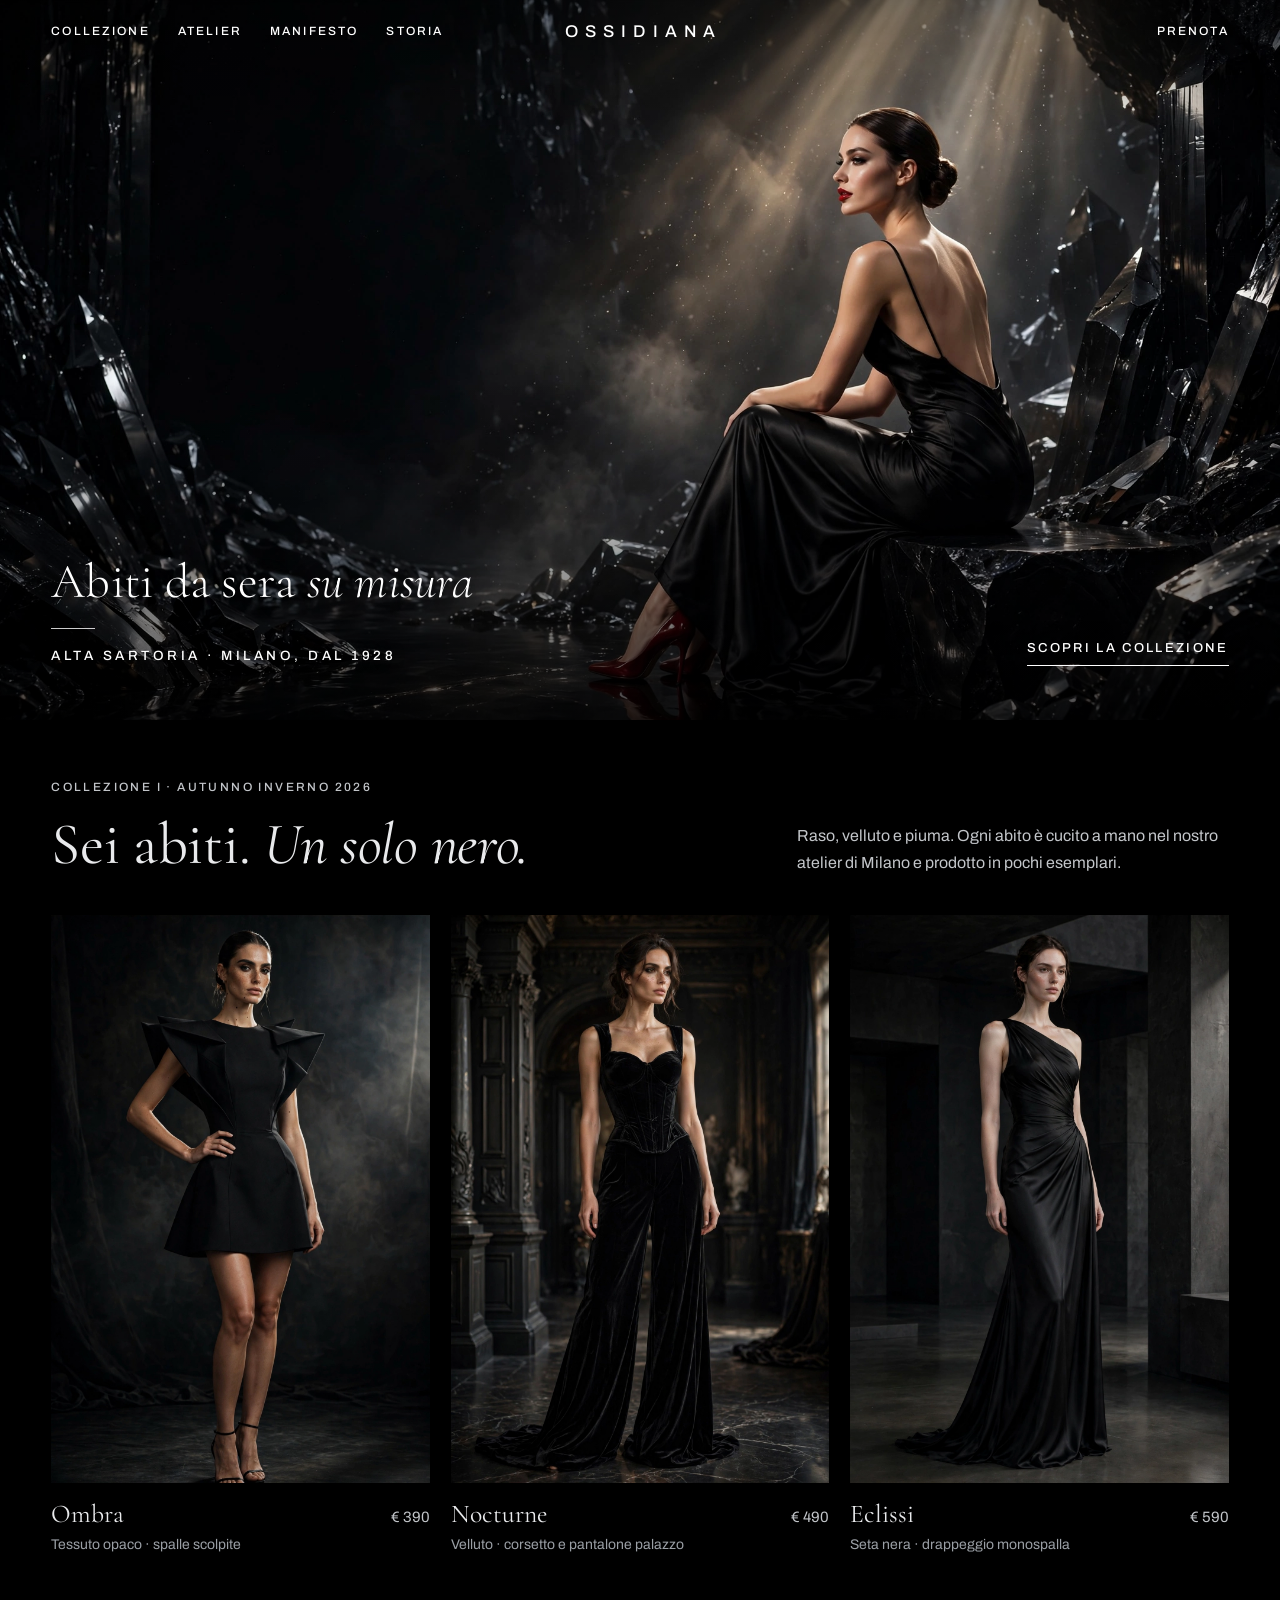
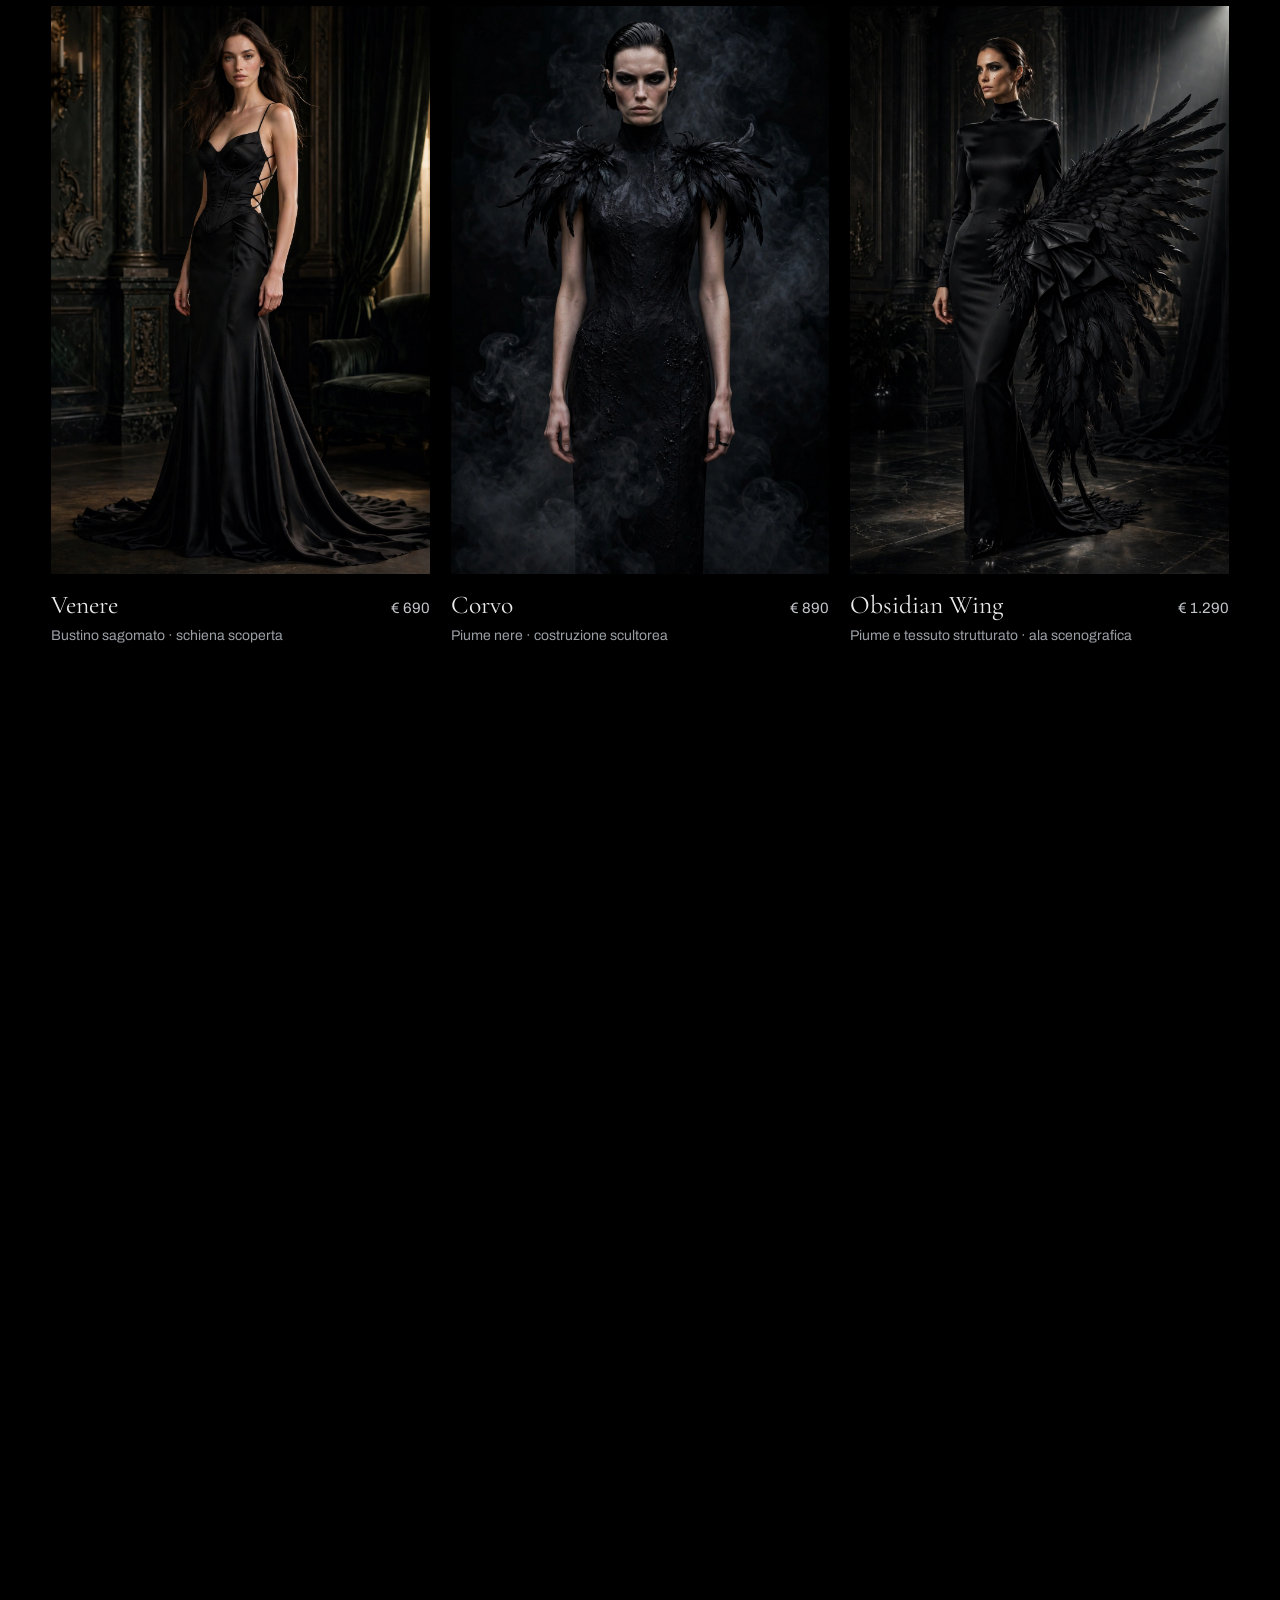
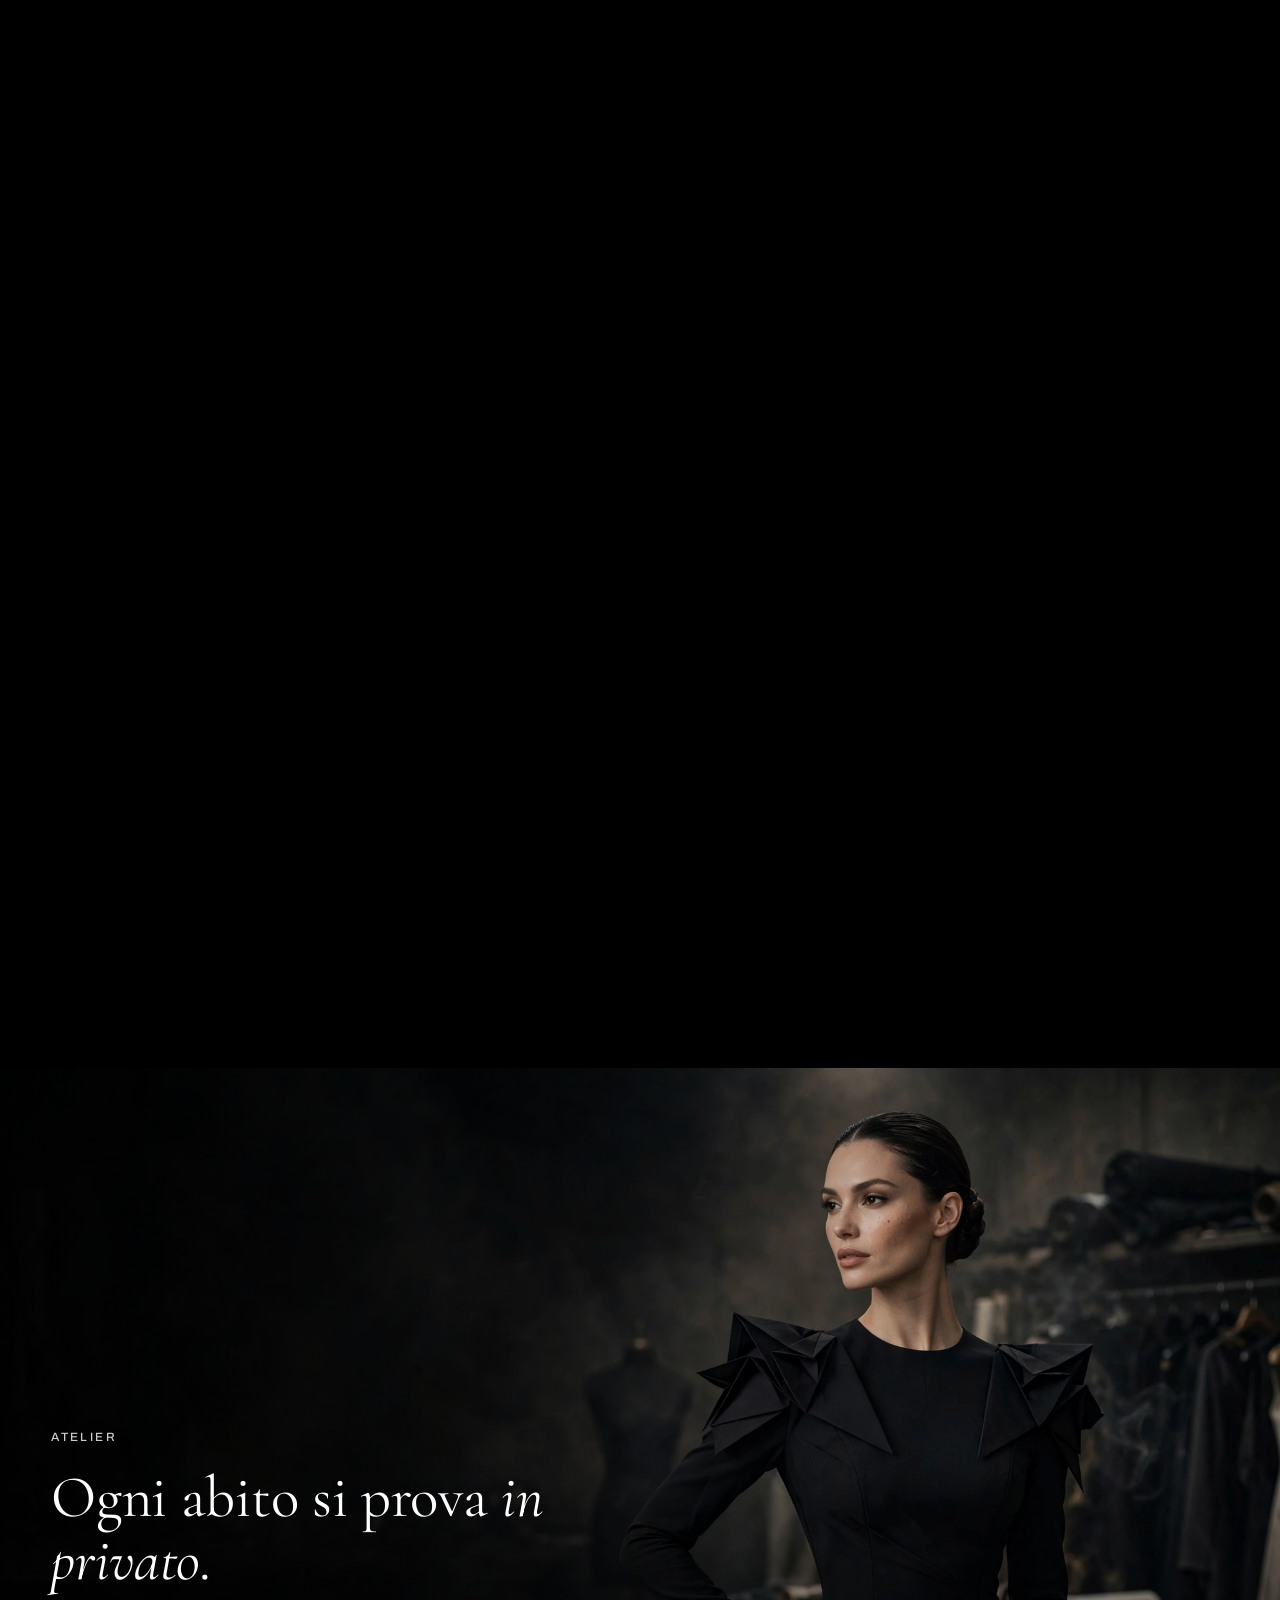
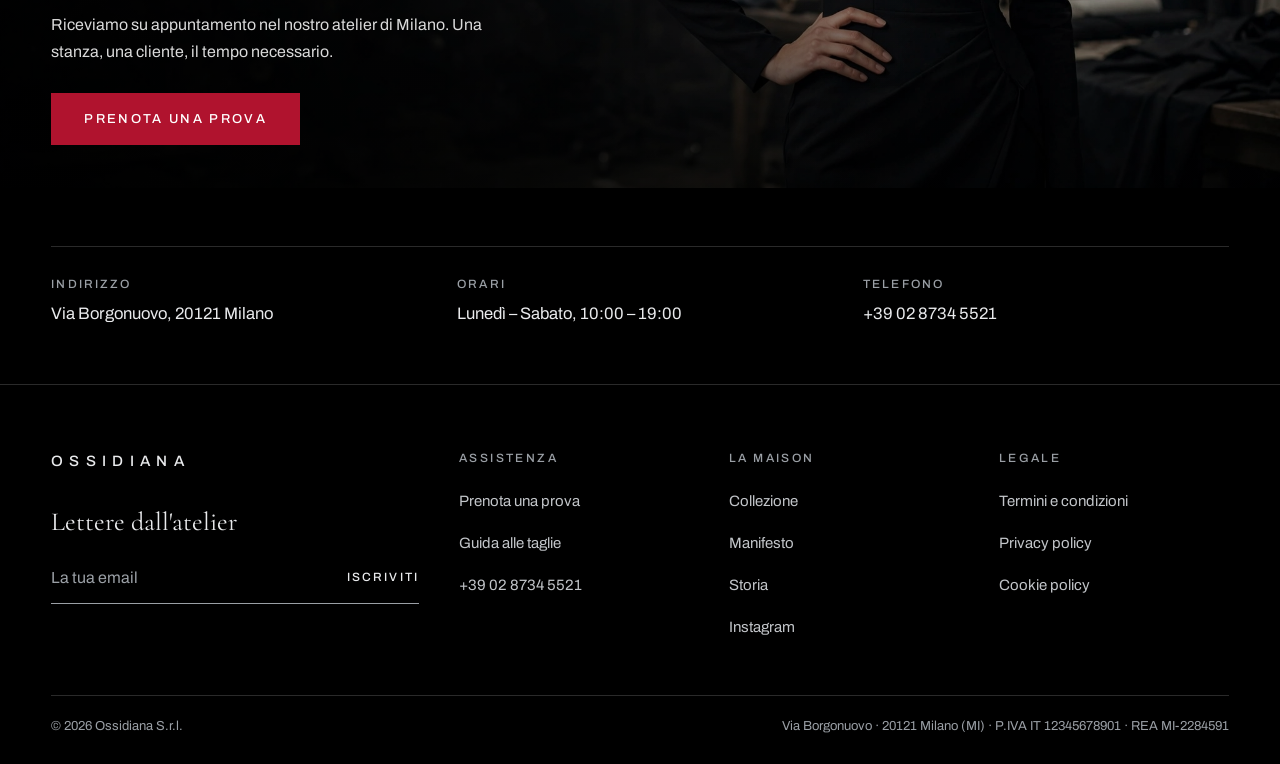
<file: index.html>
<!DOCTYPE html>
<html lang="it">
<head>
<meta charset="UTF-8">
<meta name="viewport" content="width=device-width, initial-scale=1">
<meta name="robots" content="noindex, nofollow">
<title>Ossidiana — Abiti da sera su misura · Alta sartoria a Milano</title>
<meta name="description" content="Ossidiana — atelier di alta moda a Milano. Sei abiti, un solo nero: raso, velluto e piuma, cuciti a mano in pochi esemplari.">
<meta name="theme-color" content="#000000">

<link rel="icon" type="image/svg+xml" href="favicon.svg">
<link rel="icon" type="image/png" sizes="32x32" href="favicon-32.png">
<link rel="apple-touch-icon" href="apple-touch-icon.png">

<meta property="og:type" content="website">
<meta property="og:title" content="Ossidiana — Abiti da sera su misura · Alta sartoria a Milano">
<meta property="og:description" content="Sei abiti, un solo nero: raso, velluto e piuma, cuciti a mano in pochi esemplari nell'atelier di Milano.">
<meta property="og:image" content="og-image.jpg">
<meta property="og:image:width" content="1200">
<meta property="og:image:height" content="630">
<meta name="twitter:card" content="summary_large_image">
<meta name="twitter:title" content="Ossidiana — Abiti da sera su misura · Alta sartoria a Milano">
<meta name="twitter:description" content="Sei abiti, un solo nero: raso, velluto e piuma, cuciti a mano in pochi esemplari nell'atelier di Milano.">
<meta name="twitter:image" content="og-image.jpg">

<link rel="preconnect" href="https://fonts.googleapis.com">
<link rel="preconnect" href="https://fonts.gstatic.com" crossorigin>
<link href="https://fonts.googleapis.com/css2?family=Cormorant+Garamond:ital,wght@0,300;0,400;0,500;1,300;1,400&family=Archivo:wght@400;500&display=swap" rel="stylesheet">
<link rel="stylesheet" href="css/styles.css?v=39">
<script>document.documentElement.classList.add('js')</script>
</head>
<body>

  <header class="site-header">
    <button type="button" class="nav-toggle" aria-expanded="false" aria-controls="menu">Menu</button>
    <nav class="nav-main" aria-label="Principale">
      <a href="#collezione">Collezione</a>
      <a href="#atelier">Atelier</a>
      <a href="manifesto.html">Manifesto</a>
      <a href="storia.html">Storia</a>
    </nav>
    <a href="index.html" class="logo" aria-label="Ossidiana — home">OSSIDIANA</a>
    <div class="nav-side">
      <a href="#" data-prenota>Prenota</a>
    </div>
  </header>

  <nav class="menu-panel" id="menu" aria-label="Menu">
      <a href="#collezione">Collezione</a>
      <a href="#atelier">Atelier</a>
      <a href="manifesto.html">Manifesto</a>
      <a href="storia.html">Storia</a>
      <a href="#" data-prenota>Prenota una prova</a>
      <div class="menu-info">Via Borgonuovo, Milano<br>Lunedì – Sabato, 10:00 – 19:00<br>Solo su appuntamento</div>
  </nav>

  <main>
    <section class="hero">
      <img src="assets/hero-cristalli.webp" alt="Donna in abito nero seduta tra cristalli neri, sotto un fascio di luce" fetchpriority="high" width="2048" height="1152">
      <div class="hero-caption">
        <h1>Abiti da sera <i>su misura</i><span>Alta sartoria · <em>Milano, dal 1928</em></span></h1>
        <a href="#collezione" class="link">Scopri la collezione</a>
      </div>
    </section>

    <section class="section" id="collezione" aria-labelledby="collezione-title">
      <div class="section-head" data-reveal>
        <div>
          <span class="label">Collezione I · Autunno Inverno 2026</span>
          <h2 class="title" id="collezione-title">Sei abiti. <i>Un solo nero.</i></h2>
        </div>
        <p class="text">Raso, velluto e piuma. Ogni abito è cucito a mano nel nostro atelier di Milano e prodotto in pochi esemplari.</p>
      </div>
      <div class="looks">
      <a href="#" class="look" data-look="0" data-reveal>
        <div class="look-media">
          <img src="assets/look-01.webp" alt="Ombra, abito nero della collezione" loading="lazy" width="1280" height="1920">
          <img class="look-alt" src="assets/look-01-b.webp" alt="" loading="lazy" width="1280" height="1920">
        </div>
        <div class="look-info">
          <span class="look-name">Ombra</span>
          <span class="look-price">€ 390</span>
        </div>
        <span class="look-mat">Tessuto opaco · spalle scolpite</span>
      </a>
      <a href="#" class="look" data-look="1" data-reveal>
        <div class="look-media">
          <img src="assets/look-02.webp" alt="Nocturne, abito nero della collezione" loading="lazy" width="1280" height="1920">
          <img class="look-alt" src="assets/look-02-b.webp" alt="" loading="lazy" width="1280" height="1920">
        </div>
        <div class="look-info">
          <span class="look-name">Nocturne</span>
          <span class="look-price">€ 490</span>
        </div>
        <span class="look-mat">Velluto · corsetto e pantalone palazzo</span>
      </a>
      <a href="#" class="look" data-look="2" data-reveal>
        <div class="look-media">
          <img src="assets/look-03.webp" alt="Eclissi, abito nero della collezione" loading="lazy" width="1280" height="1920">
          <img class="look-alt" src="assets/look-03-b.webp" alt="" loading="lazy" width="1280" height="1920">
        </div>
        <div class="look-info">
          <span class="look-name">Eclissi</span>
          <span class="look-price">€ 590</span>
        </div>
        <span class="look-mat">Seta nera · drappeggio monospalla</span>
      </a>
      <a href="#" class="look" data-look="3" data-reveal>
        <div class="look-media">
          <img src="assets/look-04.webp" alt="Venere, abito nero della collezione" loading="lazy" width="1280" height="1920">
          <img class="look-alt" src="assets/look-04-b.webp" alt="" loading="lazy" width="1280" height="1920">
        </div>
        <div class="look-info">
          <span class="look-name">Venere</span>
          <span class="look-price">€ 690</span>
        </div>
        <span class="look-mat">Bustino sagomato · schiena scoperta</span>
      </a>
      <a href="#" class="look" data-look="4" data-reveal>
        <div class="look-media">
          <img src="assets/look-05.webp" alt="Corvo, abito nero della collezione" loading="lazy" width="1280" height="1920">
          <img class="look-alt" src="assets/look-05-b.webp" alt="" loading="lazy" width="1280" height="1920">
        </div>
        <div class="look-info">
          <span class="look-name">Corvo</span>
          <span class="look-price">€ 890</span>
        </div>
        <span class="look-mat">Piume nere · costruzione scultorea</span>
      </a>
      <a href="#" class="look" data-look="5" data-reveal>
        <div class="look-media">
          <img src="assets/look-06.webp" alt="Obsidian Wing, abito nero della collezione" loading="lazy" width="1280" height="1920">
          <img class="look-alt" src="assets/look-06-b.webp" alt="" loading="lazy" width="1280" height="1920">
        </div>
        <div class="look-info">
          <span class="look-name">Obsidian Wing</span>
          <span class="look-price">€ 1.290</span>
        </div>
        <span class="look-mat">Piume e tessuto strutturato · ala scenografica</span>
      </a>
      </div>
    </section>

    <section class="section" aria-labelledby="caldera-title">
      <div class="split">
        <a href="#" class="split-media portrait" data-caldera data-reveal aria-label="Apri la scheda di Caldera">
          <img src="assets/materia-bg-b.webp" alt="Caldera, corsetto in ossidiana sfaccettata con gonna in seta e lava solidificata" loading="lazy" width="1344" height="1792">
        </a>
        <div class="split-body" data-reveal>
          <span class="label">Pezzo unico · esemplare 1/1</span>
          <h2 class="title" id="caldera-title">Caldera. La pietra si taglia come un <i>diamante</i>.</h2>
          <p class="text">Corsetto scolpito a mano in ossidiana sfaccettata, vetro vulcanico nero. La gonna in seta si scioglie alla base in lava solidificata. Non verrà replicato.</p>
          <span class="price-line">€ 3.200 — su appuntamento</span>
          <div class="split-actions">
            <a href="#" class="link" data-caldera>Scopri il pezzo unico</a>
          </div>
        </div>
      </div>
    </section>

    <section class="section statement" aria-label="Manifesto">
      <div class="statement-inner" data-reveal>
        <span class="label">Manifesto</span>
        <p class="quote">Ossidiana nasce quando la lava incontra l'aria e si raffredda in un istante. Disegniamo abiti allo stesso modo: <i>pochi gesti, materia densa, nessun rumore.</i></p>
        <span class="price-line">Fondata a Milano nel 1928 · meno di venti abiti l'anno</span>
        <div class="statement-actions">
          <a href="manifesto.html" class="link">Leggi il manifesto</a>
          <a href="storia.html" class="link">La nostra storia</a>
        </div>
      </div>
    </section>

    <section class="strip-wrap" aria-label="L'atelier in immagini" data-reveal>
      <div class="strip" data-strip tabindex="0">
          <figure class="strip-item" style="--ar:2048/1152">
            <img src="assets/atelier-boutique.webp" alt="Il salone dell'atelier, con due abiti esposti e le vetrate sulla città" loading="lazy" width="2048" height="1152">
            <figcaption>Il salone</figcaption>
          </figure>
          <figure class="strip-item" style="--ar:2048/1152">
            <img src="assets/storia-bg.webp" alt="Il laboratorio: manichino, tavolo da taglio e bozzetti alle pareti" loading="lazy" width="2048" height="1152">
            <figcaption>Il laboratorio</figcaption>
          </figure>
          <figure class="strip-item" style="--ar:2048/1152">
            <img src="assets/passerella.webp" alt="Una modella in abito nero sfila tra due fasci di luce e cristalli neri" loading="lazy" width="2048" height="1152">
            <figcaption>La sfilata</figcaption>
          </figure>
          <figure class="strip-item" style="--ar:2048/1152">
            <img src="assets/banda-tre-modelle.webp" alt="Tre modelle in abito nero tra cristalli di ossidiana" loading="lazy" width="2048" height="1152">
            <figcaption>Collezione I</figcaption>
          </figure>
          <figure class="strip-item" style="--ar:1920/1280">
            <img src="assets/storia-feather.webp" alt="Una piuma nera sulla seta, con l'etichetta Ossidiana" loading="lazy" width="1920" height="1280">
            <figcaption>La piuma</figcaption>
          </figure>
      </div>
      <div class="strip-controls">
        <span class="strip-count" data-strip-count aria-live="polite">1 / 5</span>
        <button type="button" class="strip-btn" data-strip-prev aria-label="Foto precedente">‹</button>
        <button type="button" class="strip-btn" data-strip-next aria-label="Foto successiva">›</button>
      </div>
    </section>

    <section class="page-hero feature atelier" id="atelier" style="--ar:16/9;--pos:70% 50%" aria-labelledby="atelier-title">
      <img src="assets/atelier-bg.webp" alt="Una cliente nell'atelier Ossidiana a Milano" loading="lazy" width="2048" height="1152">
      <div class="page-hero-text" data-reveal>
        <span class="label">Atelier</span>
        <h2 class="title" id="atelier-title">Ogni abito si prova <i>in privato</i>.</h2>
        <p class="text">Riceviamo su appuntamento nel nostro atelier di Milano. Una stanza, una cliente, il tempo necessario.</p>
        <div class="split-actions"><a href="#" class="btn" data-prenota>Prenota una prova</a></div>
      </div>
    </section>
    <section class="section" aria-label="Indirizzo e orari">
      <div class="info-row" data-reveal>
        <div><span>Indirizzo</span>Via Borgonuovo, 20121 Milano</div>
        <div><span>Orari</span>Lunedì – Sabato, 10:00 – 19:00</div>
        <div><span>Telefono</span><a href="tel:+390287345521">+39 02 8734 5521</a></div>
      </div>
    </section>
  </main>

  <footer class="site-footer">
    <div class="footer-top">
      <div class="footer-brand">
        <div class="footer-logo">OSSIDIANA</div>
        <div class="newsletter-title">Lettere dall'atelier</div>
        <form class="newsletter-form" data-newsletter-form>
          <input type="email" name="email" placeholder="La tua email" required aria-label="La tua email">
          <button type="submit">Iscriviti</button>
        </form>
      </div>
      <div class="footer-col">
        <span class="label">Assistenza</span>
        <button type="button" data-prenota>Prenota una prova</button>
        <button type="button" data-info="taglie">Guida alle taglie</button>
        <a href="tel:+390287345521">+39 02 8734 5521</a>
      </div>
      <div class="footer-col">
        <span class="label">La maison</span>
        <a href="#collezione">Collezione</a>
        <a href="manifesto.html">Manifesto</a>
        <a href="storia.html">Storia</a>
        <a href="#" rel="noopener">Instagram</a>
      </div>
      <div class="footer-col">
        <span class="label">Legale</span>
        <button type="button" data-info="termini">Termini e condizioni</button>
        <button type="button" data-info="privacy">Privacy policy</button>
        <button type="button" data-info="cookie">Cookie policy</button>
      </div>
    </div>
    <div class="footer-bottom">
      <span>© 2026 Ossidiana S.r.l.</span>
      <span>Via Borgonuovo · 20121 Milano (MI) · P.IVA IT 12345678901 · REA MI-2284591</span>
    </div>
  </footer>

  <script src="js/main.js?v=15"></script>
</body>
</html>
</file>
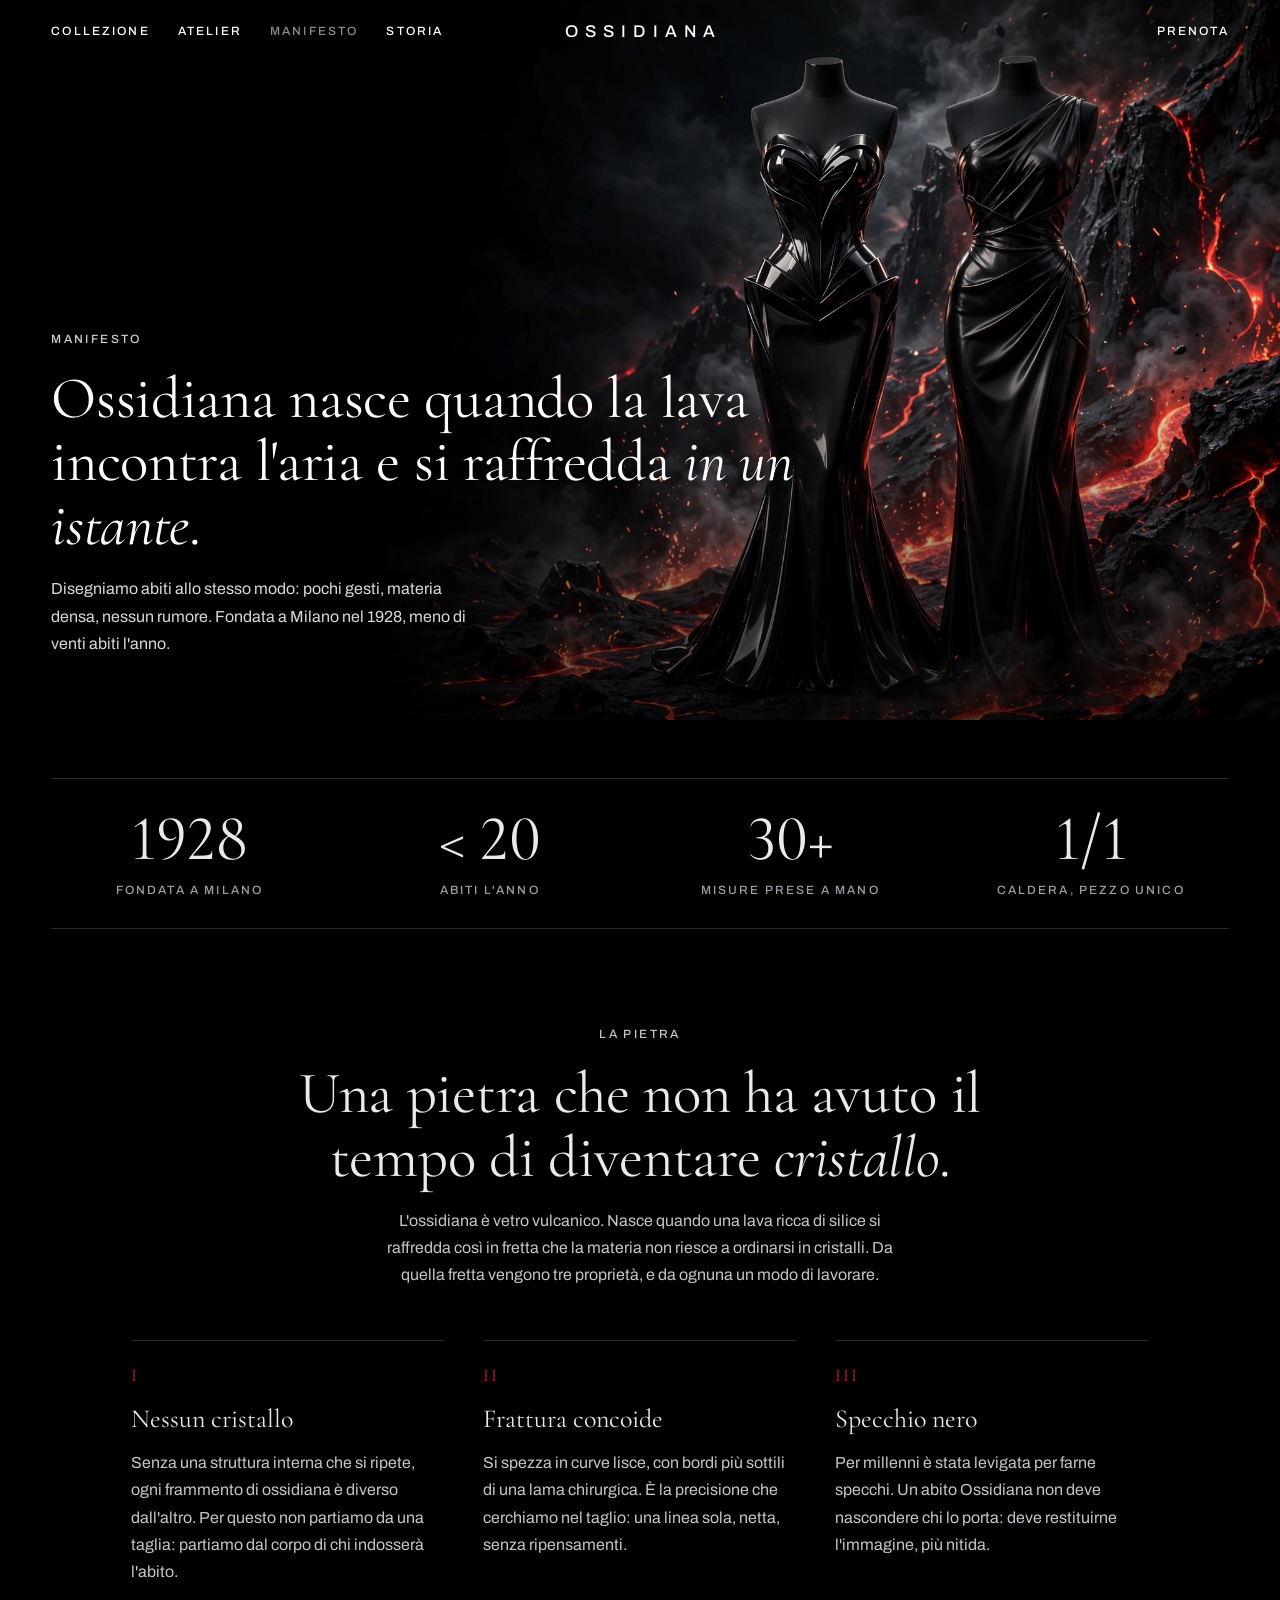
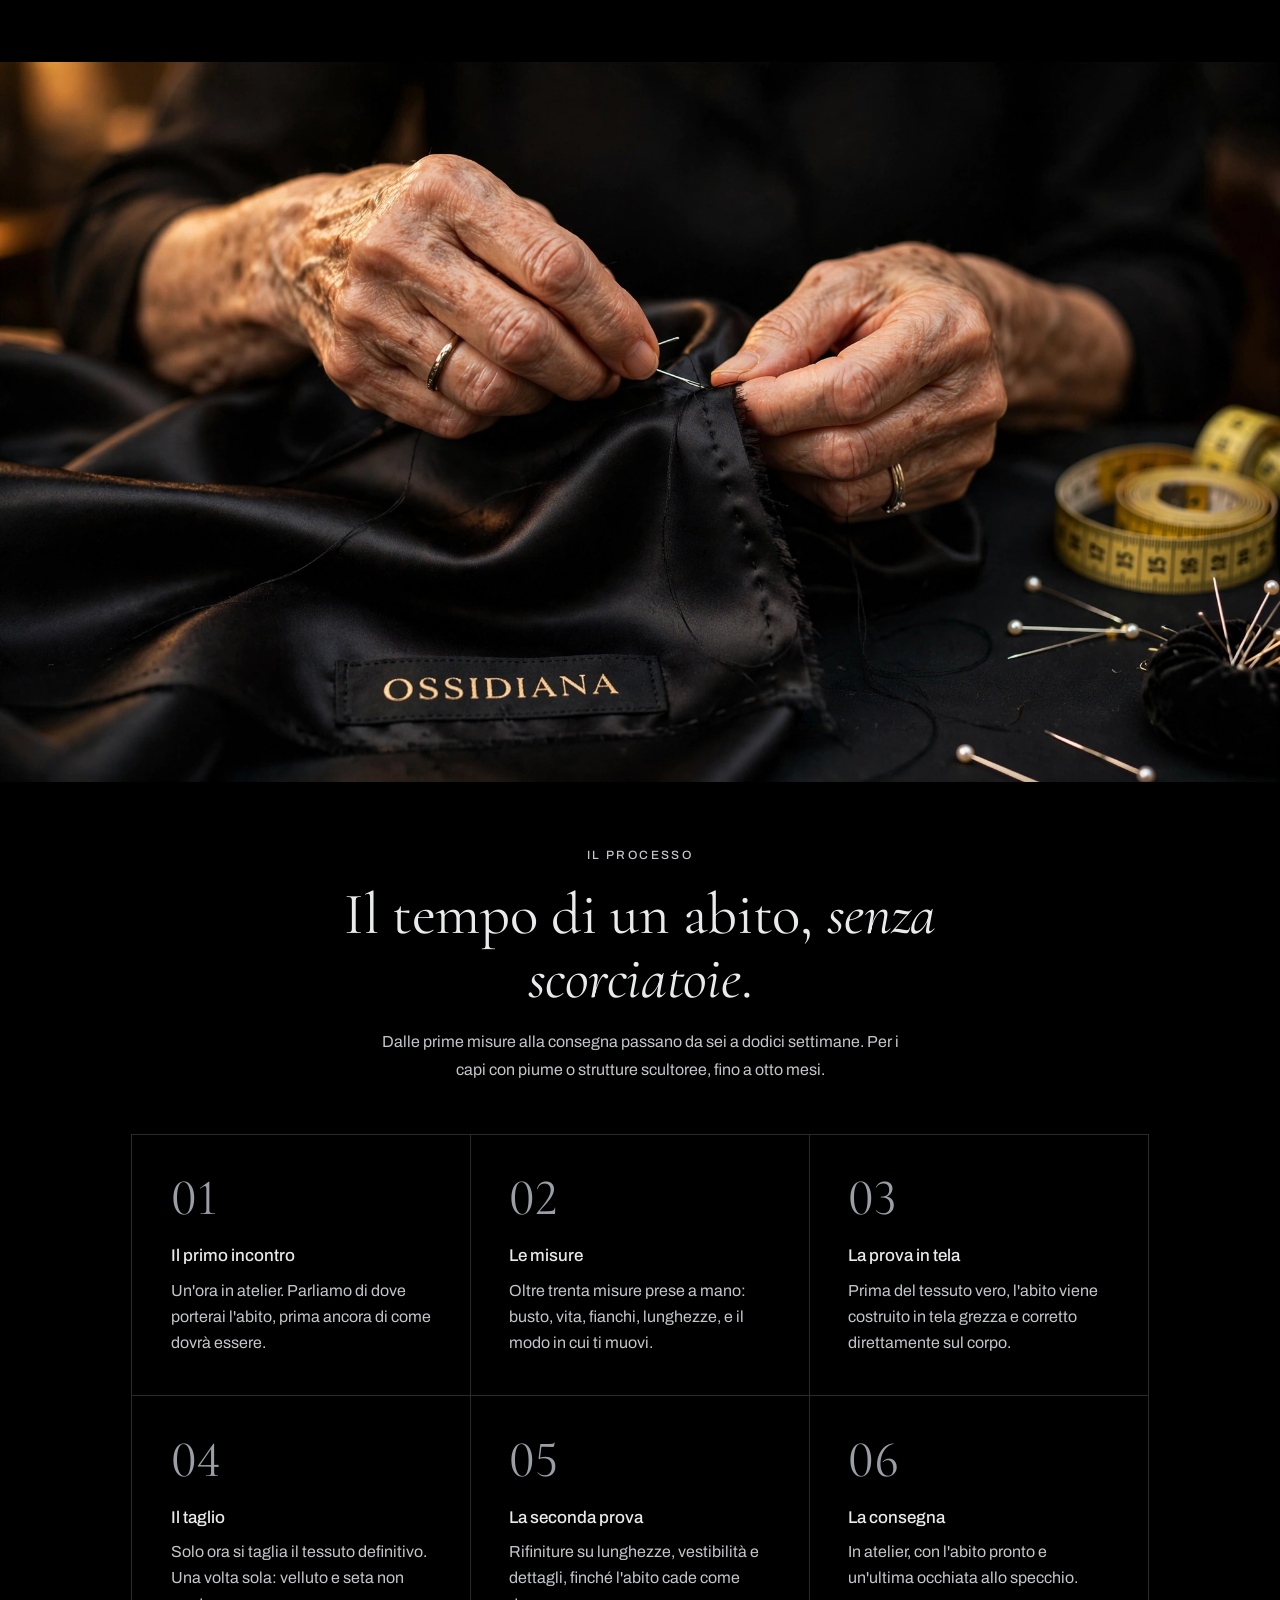
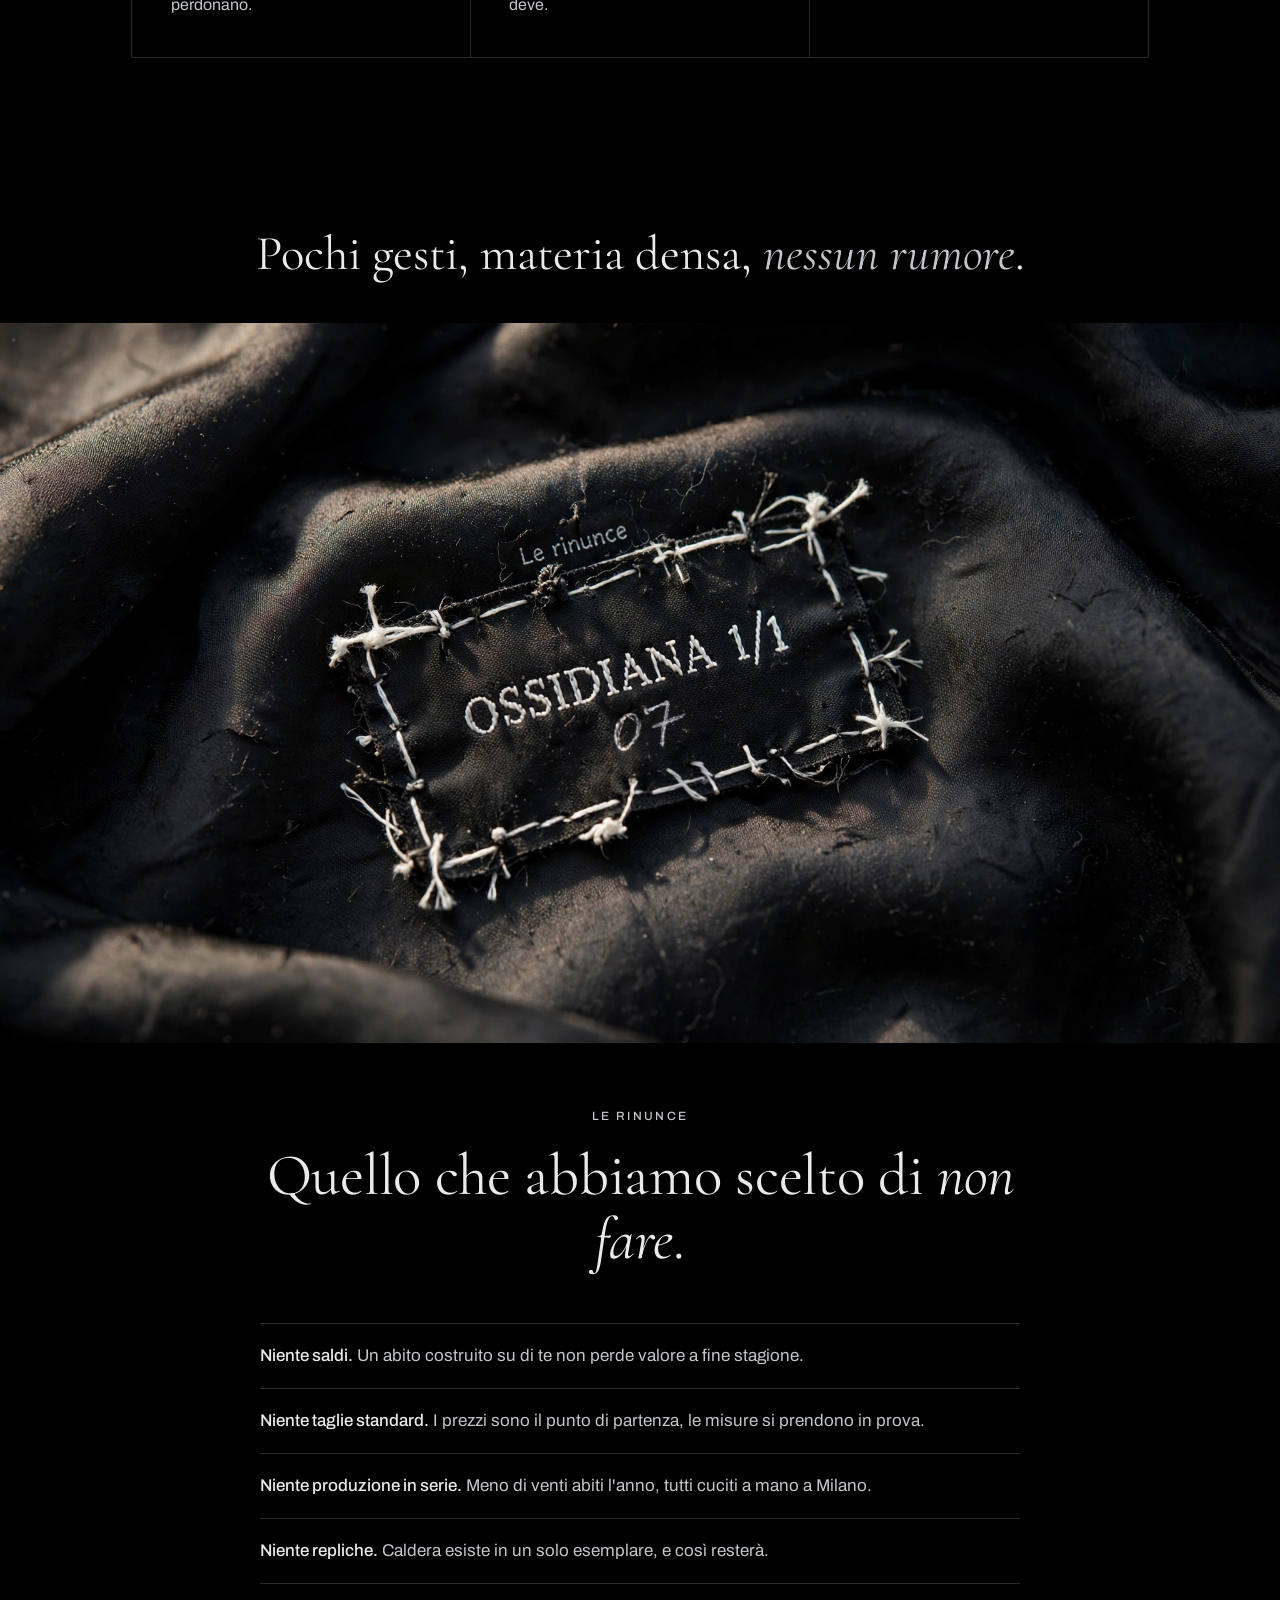
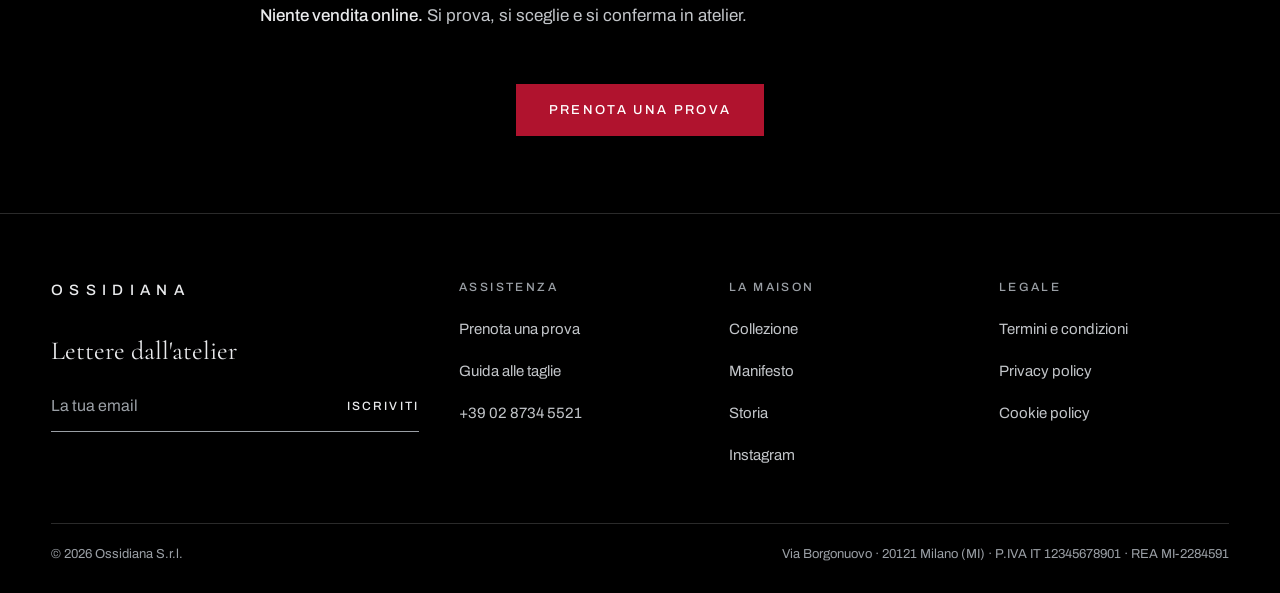
<file: manifesto.html>
<!DOCTYPE html>
<html lang="it">
<head>
<meta charset="UTF-8">
<meta name="viewport" content="width=device-width, initial-scale=1">
<meta name="robots" content="noindex, nofollow">
<title>Ossidiana — Manifesto</title>
<meta name="description" content="Il manifesto di Ossidiana: pochi gesti, materia densa, nessun rumore. Un solo nero, cucito a mano a Milano.">
<meta name="theme-color" content="#000000">

<link rel="icon" type="image/svg+xml" href="favicon.svg">
<link rel="icon" type="image/png" sizes="32x32" href="favicon-32.png">
<link rel="apple-touch-icon" href="apple-touch-icon.png">

<meta property="og:type" content="website">
<meta property="og:title" content="Ossidiana — Manifesto">
<meta property="og:description" content="Pochi gesti, materia densa, nessun rumore. Il manifesto dell'atelier Ossidiana.">
<meta property="og:image" content="og-image.jpg">
<meta property="og:image:width" content="1200">
<meta property="og:image:height" content="630">
<meta name="twitter:card" content="summary_large_image">
<meta name="twitter:title" content="Ossidiana — Manifesto">
<meta name="twitter:description" content="Pochi gesti, materia densa, nessun rumore. Il manifesto dell'atelier Ossidiana.">
<meta name="twitter:image" content="og-image.jpg">

<link rel="preconnect" href="https://fonts.googleapis.com">
<link rel="preconnect" href="https://fonts.gstatic.com" crossorigin>
<link href="https://fonts.googleapis.com/css2?family=Cormorant+Garamond:ital,wght@0,300;0,400;0,500;1,300;1,400&family=Archivo:wght@400;500&display=swap" rel="stylesheet">
<link rel="stylesheet" href="css/styles.css?v=39">
<script>document.documentElement.classList.add('js')</script>
</head>
<body>

  <header class="site-header">
    <button type="button" class="nav-toggle" aria-expanded="false" aria-controls="menu">Menu</button>
    <nav class="nav-main" aria-label="Principale">
      <a href="index.html#collezione">Collezione</a>
      <a href="index.html#atelier">Atelier</a>
      <a href="manifesto.html" aria-current="page">Manifesto</a>
      <a href="storia.html">Storia</a>
    </nav>
    <a href="index.html" class="logo" aria-label="Ossidiana — home">OSSIDIANA</a>
    <div class="nav-side">
      <a href="#" data-prenota>Prenota</a>
    </div>
  </header>

  <nav class="menu-panel" id="menu" aria-label="Menu">
      <a href="index.html#collezione">Collezione</a>
      <a href="index.html#atelier">Atelier</a>
      <a href="manifesto.html" aria-current="page">Manifesto</a>
      <a href="storia.html">Storia</a>
      <a href="#" data-prenota>Prenota una prova</a>
      <div class="menu-info">Via Borgonuovo, Milano<br>Lunedì – Sabato, 10:00 – 19:00<br>Solo su appuntamento</div>
  </nav>

  <main>
    <section class="page-hero" style="--ar:16/9;--pos:50% 50%">
      <img src="assets/manifesto-hero.webp" alt="Due abiti neri su manichino tra rocce vulcaniche e lava" fetchpriority="high" width="2048" height="1152">
      <div class="page-hero-text">
        <span class="label">Manifesto</span>
        <h1 class="title">Ossidiana nasce quando la lava incontra l'aria e si raffredda <i>in un istante</i>.</h1>
        <p class="text">Disegniamo abiti allo stesso modo: pochi gesti, materia densa, nessun rumore. Fondata a Milano nel 1928, meno di venti abiti l'anno.</p>
      </div>
    </section>

    <section class="section">
      <ul class="stats" data-reveal>
        <li><b>1928</b><span>Fondata a Milano</span></li>
        <li><b>&lt; 20</b><span>Abiti l'anno</span></li>
        <li><b>30+</b><span>Misure prese a mano</span></li>
        <li><b>1/1</b><span>Caldera, pezzo unico</span></li>
      </ul>
    </section>

    <!-- Ogni capitolo: una foto a tutta larghezza, poi testo centrato -->
    <section class="chapter chapter-text-only" aria-labelledby="cap-pietra">
      <div class="chapter-body">
        <div class="chapter-head" data-reveal>
          <span class="label">La pietra</span>
          <h2 class="title" id="cap-pietra">Una pietra che non ha avuto il tempo di diventare <i>cristallo</i>.</h2>
          <p class="text">L'ossidiana è vetro vulcanico. Nasce quando una lava ricca di silice si raffredda così in fretta che la materia non riesce a ordinarsi in cristalli. Da quella fretta vengono tre proprietà, e da ognuna un modo di lavorare.</p>
        </div>
        <ol class="props">
          <li data-reveal><span class="prop-n">I</span><b>Nessun cristallo</b><p>Senza una struttura interna che si ripete, ogni frammento di ossidiana è diverso dall'altro. Per questo non partiamo da una taglia: partiamo dal corpo di chi indosserà l'abito.</p></li>
          <li data-reveal><span class="prop-n">II</span><b>Frattura concoide</b><p>Si spezza in curve lisce, con bordi più sottili di una lama chirurgica. È la precisione che cerchiamo nel taglio: una linea sola, netta, senza ripensamenti.</p></li>
          <li data-reveal><span class="prop-n">III</span><b>Specchio nero</b><p>Per millenni è stata levigata per farne specchi. Un abito Ossidiana non deve nascondere chi lo porta: deve restituirne l'immagine, più nitida.</p></li>
        </ol>
      </div>
    </section>

    <section class="chapter" aria-labelledby="cap-processo">
      <figure class="chapter-media" style="--ar:16/9" data-reveal>
        <img src="assets/processo-cucito.webp" alt="Mani di una sarta che cuciono a mano un abito in seta nera con l'etichetta Ossidiana" loading="lazy" width="2048" height="1152">
      </figure>
      <div class="chapter-body">
        <div class="chapter-head" data-reveal>
          <span class="label">Il processo</span>
          <h2 class="title" id="cap-processo">Il tempo di un abito, <i>senza scorciatoie</i>.</h2>
          <p class="text">Dalle prime misure alla consegna passano da sei a dodici settimane. Per i capi con piume o strutture scultoree, fino a otto mesi.</p>
        </div>
        <ol class="step-cards">
          <li data-reveal><span>01</span><b>Il primo incontro</b><p>Un'ora in atelier. Parliamo di dove porterai l'abito, prima ancora di come dovrà essere.</p></li>
          <li data-reveal><span>02</span><b>Le misure</b><p>Oltre trenta misure prese a mano: busto, vita, fianchi, lunghezze, e il modo in cui ti muovi.</p></li>
          <li data-reveal><span>03</span><b>La prova in tela</b><p>Prima del tessuto vero, l'abito viene costruito in tela grezza e corretto direttamente sul corpo.</p></li>
          <li data-reveal><span>04</span><b>Il taglio</b><p>Solo ora si taglia il tessuto definitivo. Una volta sola: velluto e seta non perdonano.</p></li>
          <li data-reveal><span>05</span><b>La seconda prova</b><p>Rifiniture su lunghezze, vestibilità e dettagli, finché l'abito cade come deve.</p></li>
          <li data-reveal><span>06</span><b>La consegna</b><p>In atelier, con l'abito pronto e un'ultima occhiata allo specchio.</p></li>
        </ol>
      </div>
    </section>

    <section class="section statement" aria-label="Citazione">
      <div class="statement-inner" data-reveal>
        <p class="quote">Pochi gesti, materia densa, <i>nessun rumore</i>.</p>
      </div>
    </section>

    <section class="chapter" aria-labelledby="cap-rinunce">
      <figure class="chapter-media" style="--ar:16/9" data-reveal>
        <img src="assets/rinunce-etichetta.webp" alt="Etichetta Ossidiana 1/1 numero 07 cucita a mano" loading="lazy" width="2048" height="1152">
      </figure>
      <div class="chapter-body">
        <div class="chapter-head" data-reveal>
          <span class="label">Le rinunce</span>
          <h2 class="title" id="cap-rinunce">Quello che abbiamo scelto di <i>non fare</i>.</h2>
        </div>
        <ul class="nots" data-reveal>
          <li><b>Niente saldi.</b> Un abito costruito su di te non perde valore a fine stagione.</li>
          <li><b>Niente taglie standard.</b> I prezzi sono il punto di partenza, le misure si prendono in prova.</li>
          <li><b>Niente produzione in serie.</b> Meno di venti abiti l'anno, tutti cuciti a mano a Milano.</li>
          <li><b>Niente repliche.</b> Caldera esiste in un solo esemplare, e così resterà.</li>
          <li><b>Niente vendita online.</b> Si prova, si sceglie e si conferma in atelier.</li>
        </ul>
        <div class="chapter-cta" data-reveal><a href="#" class="btn" data-prenota>Prenota una prova</a></div>
      </div>
    </section>
  </main>

  <footer class="site-footer">
    <div class="footer-top">
      <div class="footer-brand">
        <div class="footer-logo">OSSIDIANA</div>
        <div class="newsletter-title">Lettere dall'atelier</div>
        <form class="newsletter-form" data-newsletter-form>
          <input type="email" name="email" placeholder="La tua email" required aria-label="La tua email">
          <button type="submit">Iscriviti</button>
        </form>
      </div>
      <div class="footer-col">
        <span class="label">Assistenza</span>
        <button type="button" data-prenota>Prenota una prova</button>
        <button type="button" data-info="taglie">Guida alle taglie</button>
        <a href="tel:+390287345521">+39 02 8734 5521</a>
      </div>
      <div class="footer-col">
        <span class="label">La maison</span>
        <a href="index.html#collezione">Collezione</a>
        <a href="manifesto.html">Manifesto</a>
        <a href="storia.html">Storia</a>
        <a href="#" rel="noopener">Instagram</a>
      </div>
      <div class="footer-col">
        <span class="label">Legale</span>
        <button type="button" data-info="termini">Termini e condizioni</button>
        <button type="button" data-info="privacy">Privacy policy</button>
        <button type="button" data-info="cookie">Cookie policy</button>
      </div>
    </div>
    <div class="footer-bottom">
      <span>© 2026 Ossidiana S.r.l.</span>
      <span>Via Borgonuovo · 20121 Milano (MI) · P.IVA IT 12345678901 · REA MI-2284591</span>
    </div>
  </footer>

  <script src="js/main.js?v=15"></script>
</body>
</html>
</file>
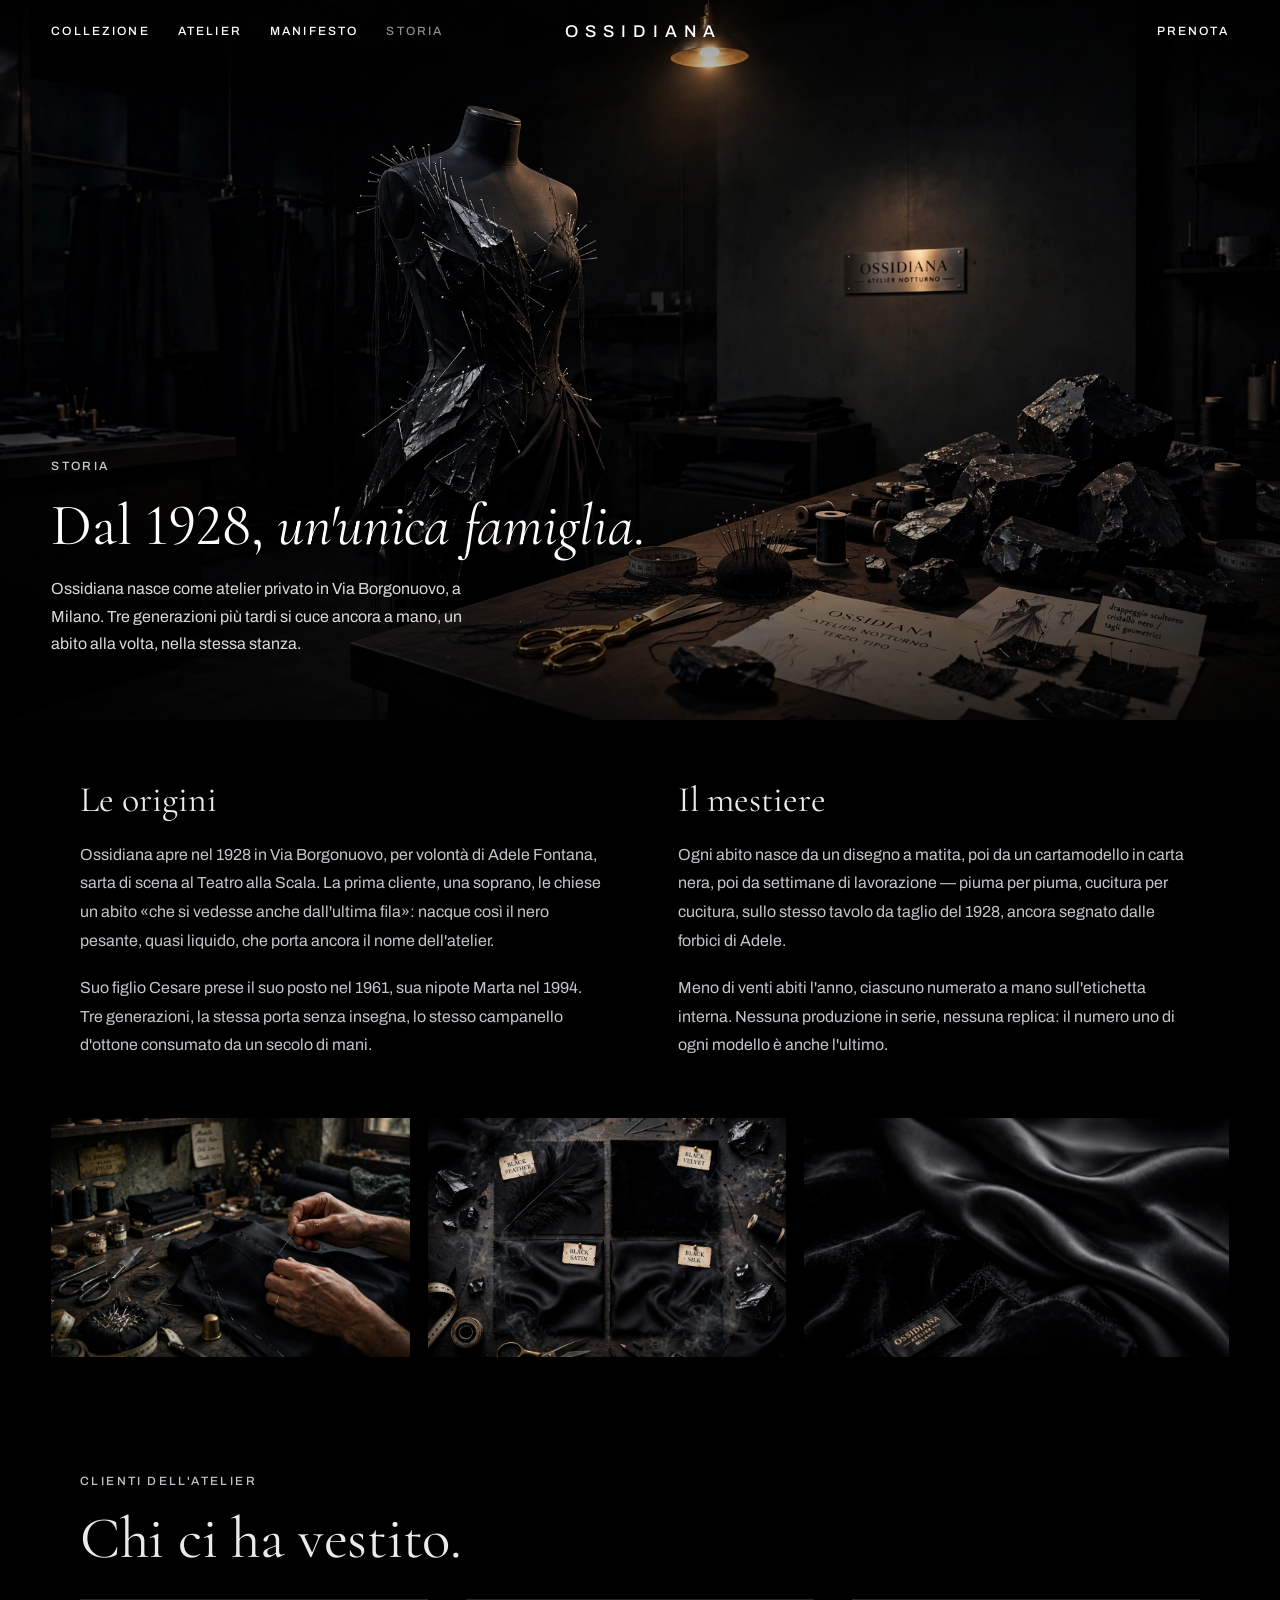
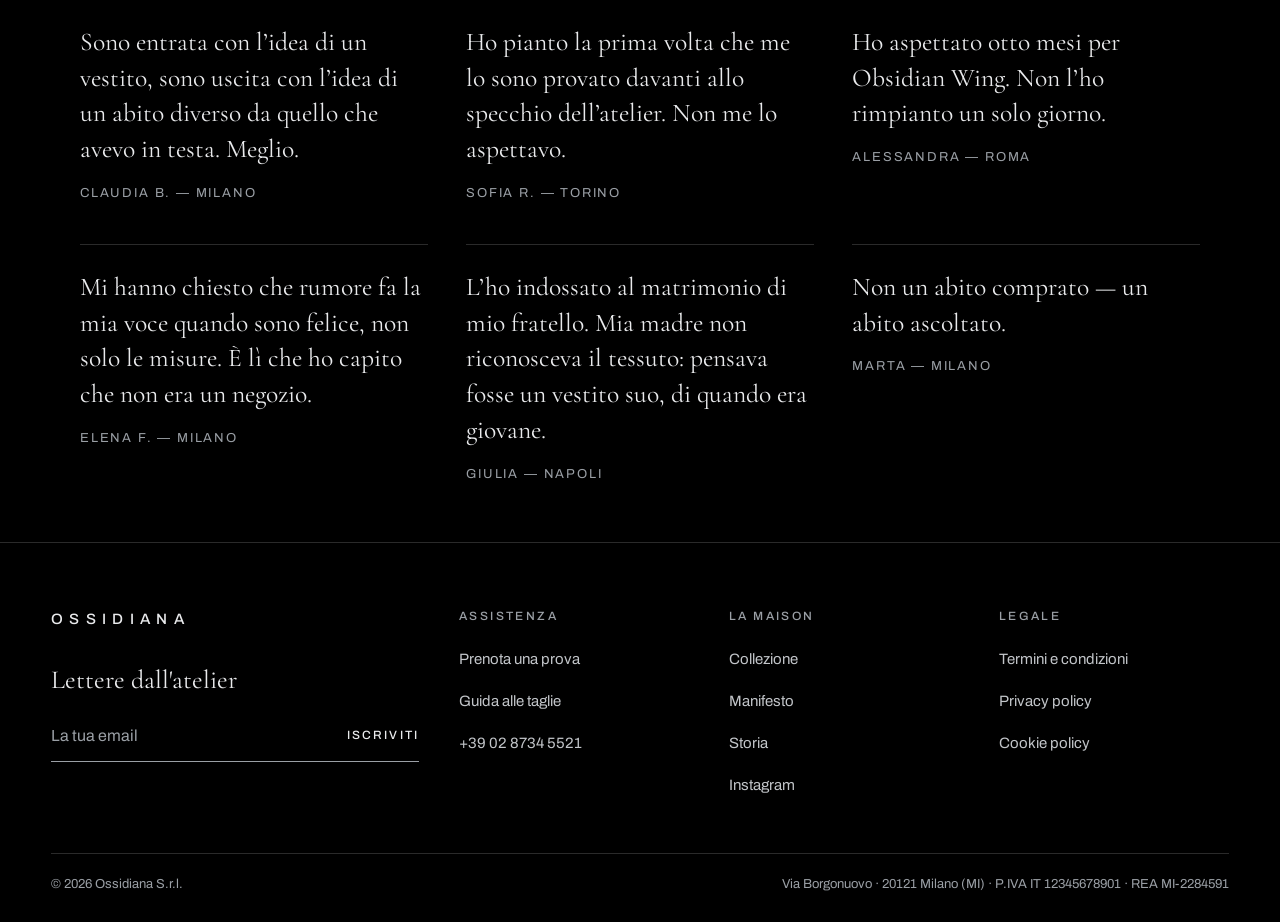
<file: storia.html>
<!DOCTYPE html>
<html lang="it">
<head>
<meta charset="UTF-8">
<meta name="viewport" content="width=device-width, initial-scale=1">
<meta name="robots" content="noindex, nofollow">
<title>Ossidiana — Storia</title>
<meta name="description" content="La storia dell'atelier Ossidiana: fondato a Milano nel 1928, tre generazioni della stessa famiglia, ancora cucito a mano.">
<meta name="theme-color" content="#000000">

<link rel="icon" type="image/svg+xml" href="favicon.svg">
<link rel="icon" type="image/png" sizes="32x32" href="favicon-32.png">
<link rel="apple-touch-icon" href="apple-touch-icon.png">

<meta property="og:type" content="website">
<meta property="og:title" content="Ossidiana — Storia">
<meta property="og:description" content="Dal 1928, un atelier privato a Milano. Tre generazioni, un solo nero, cucito a mano.">
<meta property="og:image" content="og-image.jpg">
<meta property="og:image:width" content="1200">
<meta property="og:image:height" content="630">
<meta name="twitter:card" content="summary_large_image">
<meta name="twitter:title" content="Ossidiana — Storia">
<meta name="twitter:description" content="Dal 1928, un atelier privato a Milano. Tre generazioni, un solo nero, cucito a mano.">
<meta name="twitter:image" content="og-image.jpg">

<link rel="preconnect" href="https://fonts.googleapis.com">
<link rel="preconnect" href="https://fonts.gstatic.com" crossorigin>
<link href="https://fonts.googleapis.com/css2?family=Cormorant+Garamond:ital,wght@0,300;0,400;0,500;1,300;1,400&family=Archivo:wght@400;500&display=swap" rel="stylesheet">
<link rel="stylesheet" href="css/styles.css?v=39">
<script>document.documentElement.classList.add('js')</script>
</head>
<body>

  <header class="site-header">
    <button type="button" class="nav-toggle" aria-expanded="false" aria-controls="menu">Menu</button>
    <nav class="nav-main" aria-label="Principale">
      <a href="index.html#collezione">Collezione</a>
      <a href="index.html#atelier">Atelier</a>
      <a href="manifesto.html">Manifesto</a>
      <a href="storia.html" aria-current="page">Storia</a>
    </nav>
    <a href="index.html" class="logo" aria-label="Ossidiana — home">OSSIDIANA</a>
    <div class="nav-side">
      <a href="#" data-prenota>Prenota</a>
    </div>
  </header>

  <nav class="menu-panel" id="menu" aria-label="Menu">
      <a href="index.html#collezione">Collezione</a>
      <a href="index.html#atelier">Atelier</a>
      <a href="manifesto.html">Manifesto</a>
      <a href="storia.html" aria-current="page">Storia</a>
      <a href="#" data-prenota>Prenota una prova</a>
      <div class="menu-info">Via Borgonuovo, Milano<br>Lunedì – Sabato, 10:00 – 19:00<br>Solo su appuntamento</div>
  </nav>

  <main>
    <section class="page-hero" style="--ar:16/9;--pos:50% 50%">
      <img src="assets/storia-laboratorio.webp" alt="Il laboratorio dell'atelier: manichino, forbici e cartamodelli sul tavolo da taglio" fetchpriority="high" width="2048" height="1152">
      <div class="page-hero-text">
        <span class="label">Storia</span>
        <h1 class="title">Dal 1928, <i>un'unica famiglia</i>.</h1>
        <p class="text">Ossidiana nasce come atelier privato in Via Borgonuovo, a Milano. Tre generazioni più tardi si cuce ancora a mano, un abito alla volta, nella stessa stanza.</p>
      </div>
    </section>

    <section class="section">
      <div class="narrow two-cols prose">
        <div data-reveal>
          <h3>Le origini</h3>
          <p>Ossidiana apre nel 1928 in Via Borgonuovo, per volontà di Adele Fontana, sarta di scena al Teatro alla Scala. La prima cliente, una soprano, le chiese un abito «che si vedesse anche dall'ultima fila»: nacque così il nero pesante, quasi liquido, che porta ancora il nome dell'atelier.</p>
          <p>Suo figlio Cesare prese il suo posto nel 1961, sua nipote Marta nel 1994. Tre generazioni, la stessa porta senza insegna, lo stesso campanello d'ottone consumato da un secolo di mani.</p>
        </div>
        <div data-reveal>
          <h3>Il mestiere</h3>
          <p>Ogni abito nasce da un disegno a matita, poi da un cartamodello in carta nera, poi da settimane di lavorazione — piuma per piuma, cucitura per cucitura, sullo stesso tavolo da taglio del 1928, ancora segnato dalle forbici di Adele.</p>
          <p>Meno di venti abiti l'anno, ciascuno numerato a mano sull'etichetta interna. Nessuna produzione in serie, nessuna replica: il numero uno di ogni modello è anche l'ultimo.</p>
        </div>
      </div>
    </section>

    <section class="section section-tight" aria-label="L'atelier al lavoro">
      <div class="gallery">
        <figure style="--ar:1.5" data-reveal><img src="assets/storia-sewing.webp" alt="Mani che cuciono un abito Ossidiana" loading="lazy" width="1920" height="1280"></figure>
        <figure style="--ar:1.5" data-reveal><img src="assets/storia-swatches.webp" alt="Materiali dell'atelier: piuma, velluto, raso e seta neri" loading="lazy" width="1920" height="1280"></figure>
        <figure style="--ar:1.7778" data-reveal><img src="assets/storia-label.webp" alt="L'etichetta Ossidiana, cucita a mano su ogni capo" loading="lazy" width="2048" height="1152"></figure>
      </div>
    </section>

    <section class="section" aria-labelledby="clienti-title">
      <div class="narrow">
        <div class="block-head" data-reveal>
          <span class="label">Clienti dell'atelier</span>
          <h2 class="title" id="clienti-title">Chi ci ha vestito.</h2>
        </div>
        <div class="reviews">
          <figure class="review" data-reveal><blockquote>Sono entrata con l’idea di un vestito, sono uscita con l’idea di un abito diverso da quello che avevo in testa. Meglio.</blockquote><figcaption>Claudia B. — Milano</figcaption></figure>
          <figure class="review" data-reveal><blockquote>Ho pianto la prima volta che me lo sono provato davanti allo specchio dell’atelier. Non me lo aspettavo.</blockquote><figcaption>Sofia R. — Torino</figcaption></figure>
          <figure class="review" data-reveal><blockquote>Ho aspettato otto mesi per Obsidian Wing. Non l’ho rimpianto un solo giorno.</blockquote><figcaption>Alessandra — Roma</figcaption></figure>
          <figure class="review" data-reveal><blockquote>Mi hanno chiesto che rumore fa la mia voce quando sono felice, non solo le misure. È lì che ho capito che non era un negozio.</blockquote><figcaption>Elena F. — Milano</figcaption></figure>
          <figure class="review" data-reveal><blockquote>L’ho indossato al matrimonio di mio fratello. Mia madre non riconosceva il tessuto: pensava fosse un vestito suo, di quando era giovane.</blockquote><figcaption>Giulia — Napoli</figcaption></figure>
          <figure class="review" data-reveal><blockquote>Non un abito comprato — un abito ascoltato.</blockquote><figcaption>Marta — Milano</figcaption></figure>
        </div>
      </div>
    </section>
  </main>

  <footer class="site-footer">
    <div class="footer-top">
      <div class="footer-brand">
        <div class="footer-logo">OSSIDIANA</div>
        <div class="newsletter-title">Lettere dall'atelier</div>
        <form class="newsletter-form" data-newsletter-form>
          <input type="email" name="email" placeholder="La tua email" required aria-label="La tua email">
          <button type="submit">Iscriviti</button>
        </form>
      </div>
      <div class="footer-col">
        <span class="label">Assistenza</span>
        <button type="button" data-prenota>Prenota una prova</button>
        <button type="button" data-info="taglie">Guida alle taglie</button>
        <a href="tel:+390287345521">+39 02 8734 5521</a>
      </div>
      <div class="footer-col">
        <span class="label">La maison</span>
        <a href="index.html#collezione">Collezione</a>
        <a href="manifesto.html">Manifesto</a>
        <a href="storia.html">Storia</a>
        <a href="#" rel="noopener">Instagram</a>
      </div>
      <div class="footer-col">
        <span class="label">Legale</span>
        <button type="button" data-info="termini">Termini e condizioni</button>
        <button type="button" data-info="privacy">Privacy policy</button>
        <button type="button" data-info="cookie">Cookie policy</button>
      </div>
    </div>
    <div class="footer-bottom">
      <span>© 2026 Ossidiana S.r.l.</span>
      <span>Via Borgonuovo · 20121 Milano (MI) · P.IVA IT 12345678901 · REA MI-2284591</span>
    </div>
  </footer>

  <script src="js/main.js?v=15"></script>
</body>
</html>
</file>
<file: css/styles.css>
/* ==========================================================================
   Ossidiana — Collezione I · Autunno Inverno 2026
   Una sola struttura per ogni schermo: le griglie si riducono, il resto no.
   ========================================================================== */

:root {
  /* un solo nero, ovunque (anche dietro le foto e nei campi) */
  --bg: #000;
  --bg-alt: #000;
  --text: #e9eaec;
  --muted: #c2c5c9;
  --muted-2: #9a9fa5;
  --line: #2a2a2a;
  --accent: #b0132e;
  --accent-hover: #c8173a;

  --font-serif: 'Cormorant Garamond', serif;
  --font-sans: 'Archivo', sans-serif;

  --gutter: clamp(20px, 4vw, 56px);
  --header-h: 64px;
  --ease: cubic-bezier(.2, .7, .2, 1);
}

* { box-sizing: border-box; }

html {
  background: var(--bg);
  scroll-behavior: smooth;
  scroll-padding-top: var(--header-h);
  overflow-x: clip;
  -webkit-text-size-adjust: 100%;
}

body {
  margin: 0;
  background: var(--bg);
  color: var(--text);
  font-family: var(--font-sans);
  font-size: 16px;
  line-height: 1.6;
  -webkit-font-smoothing: antialiased;
}

a { color: inherit; text-decoration: none; }
img { display: block; max-width: 100%; }
h1, h2, h3, p, figure, blockquote { margin: 0; }
button { font: inherit; color: inherit; }

::selection { background: var(--accent); color: #fff; }

:focus-visible { outline: 1px solid var(--text); outline-offset: 3px; }

/* ---------- Tipografia ---------- */

.label {
  font-size: 12px;
  font-weight: 500;
  letter-spacing: .2em;
  text-transform: uppercase;
  color: var(--muted);
}

.title {
  font-family: var(--font-serif);
  font-weight: 400;
  font-size: clamp(34px, 4.6vw, 66px);
  line-height: 1.08;
  letter-spacing: -.005em;
  font-variant-numeric: lining-nums;
}
.title i { font-style: italic; }

.text {
  color: var(--muted);
  font-size: clamp(16px, 1.2vw, 18px);
  line-height: 1.7;
  max-width: 48ch;
}

.link {
  position: relative;
  display: inline-flex;
  align-items: center;
  gap: 10px;
  padding: 10px 0 6px;
  font-size: 13px;
  font-weight: 500;
  letter-spacing: .18em;
  text-transform: uppercase;
  border-bottom: 1px solid currentColor;
  background: none;
  border-top: 0;
  border-left: 0;
  border-right: 0;
  cursor: pointer;
  transition: opacity .3s;
}
.link:hover { opacity: .65; }

.btn {
  display: inline-flex;
  align-items: center;
  justify-content: center;
  min-height: 52px;
  padding: 0 32px;
  border: 1px solid var(--accent);
  background: var(--accent);
  color: #fff;
  font-family: var(--font-sans);
  font-size: 13px;
  font-weight: 500;
  letter-spacing: .18em;
  text-transform: uppercase;
  cursor: pointer;
  transition: background .3s, border-color .3s, color .3s;
}
.btn:hover { background: var(--accent-hover); border-color: var(--accent-hover); }

.btn-ghost {
  background: transparent;
  border-color: rgba(233, 234, 236, .5);
  color: var(--text);
}
.btn-ghost:hover { background: var(--text); border-color: var(--text); color: var(--bg); }

/* Comparsa morbida, una volta sola (attiva solo con JS) */
.js [data-reveal] {
  opacity: 0;
  transform: translateY(14px);
  transition: opacity 1s var(--ease), transform 1s var(--ease);
}
.js [data-reveal].is-in { opacity: 1; transform: none; }

@media (prefers-reduced-motion: reduce) {
  html { scroll-behavior: auto; }
  .js [data-reveal] { opacity: 1; transform: none; transition: none; }
}

/* ---------- Header ---------- */

.site-header {
  position: fixed;
  inset: 0 0 auto 0;
  z-index: 50;
  height: var(--header-h);
  padding: 0 var(--gutter);
  display: grid;
  grid-template-columns: 1fr auto 1fr;
  align-items: center;
  color: #fff;
  border-bottom: 1px solid transparent;
  transition: background .4s, border-color .4s;
}
.site-header.is-solid,
.site-header.menu-open {
  background: rgba(0, 0, 0, .96);
  border-bottom-color: var(--line);
}

.logo {
  grid-column: 2;
  grid-row: 1;
  font-weight: 500;
  font-size: 17px;
  letter-spacing: .42em;
  margin-right: -.42em; /* compensa la spaziatura dopo l'ultima lettera */
}

.nav-main, .nav-side {
  grid-row: 1;
  display: flex;
  align-items: center;
  gap: 28px;
}
.nav-main { grid-column: 1; }
.nav-side { grid-column: 3; justify-content: flex-end; }

.nav-main a, .nav-side a, .nav-toggle {
  position: relative;
  font-size: 12px;
  font-weight: 500;
  letter-spacing: .18em;
  text-transform: uppercase;
  transition: opacity .3s;
}
.nav-main a:hover, .nav-side a:hover { opacity: .65; }
.nav-main a[aria-current="page"] { opacity: .55; }
/* area di tocco più ampia, aspetto invariato */
.nav-main a::before, .nav-side a::before, .nav-toggle::before {
  content: '';
  position: absolute;
  inset: -14px -8px;
}

.nav-toggle {
  display: none;
  grid-column: 1;
  grid-row: 1;
  justify-self: start;
  background: none;
  border: 0;
  padding: 0;
  cursor: pointer;
}

/* Menu a schermo intero (telefono e tablet) */
.menu-panel {
  position: fixed;
  inset: 0;
  z-index: 49;
  background: var(--bg);
  padding: calc(var(--header-h) + 32px) var(--gutter) 40px;
  display: flex;
  flex-direction: column;
  align-items: flex-start;
  opacity: 0;
  visibility: hidden;
  transition: opacity .35s, visibility 0s .35s;
  overflow-y: auto;
}
.menu-panel.is-open { opacity: 1; visibility: visible; transition: opacity .35s; }
.menu-panel a {
  font-family: var(--font-serif);
  font-size: 36px;
  line-height: 1.55;
}
.menu-panel a[aria-current="page"] { color: var(--muted-2); }
.menu-info {
  margin-top: auto;
  padding-top: 32px;
  color: var(--muted);
  font-size: 15px;
  line-height: 1.8;
}

@media (max-width: 900px) {
  .nav-main { display: none; }
  .nav-toggle { display: block; }
  /* telefono/tablet: header sempre visibile, sticky dentro la pagina, sfondo pieno, nessuna
     trasparenza o transizione). Occupa il suo spazio in cima, quindi non può coprire il testo:
     gli header fixed/trasparenti su iPhone si spostavano con la barra di Safari. */
  .site-header,
  .site-header.is-solid { position: sticky; top: 0; background: #000; border-bottom-color: var(--line); transition: none; }
}
@media (min-width: 901px) {
  .menu-panel { display: none; }
}

/* ---------- Hero (home) ---------- */

/* Le foto non vengono mai deformate né tagliate a caso: ogni riquadro ha le
   proporzioni della sua foto. Solo l'apertura su schermi molto larghi o
   verticali taglia, ancorata alla figura (piedi compresi). */
.hero {
  position: relative;
  aspect-ratio: 16 / 9;
  max-height: 100vh;
  max-height: 100svh;
  width: 100%;
  overflow: hidden;
  color: #fff;
  background: #000;
}
.hero img {
  position: absolute;
  inset: 0;
  width: 100%;
  height: 100%;
  object-fit: cover;
  object-position: 50% 100%;
}
@media (max-aspect-ratio: 1 / 1) {
  .hero { aspect-ratio: auto; height: 100vh; height: 100svh; min-height: 520px; }
  @media (max-width: 900px) { .hero { height: calc(100vh - var(--header-h)); height: calc(100svh - var(--header-h)); } }
  .hero img { object-position: 70% 100%; }
}
.hero::before, .page-hero::before {
  content: '';
  position: absolute;
  inset: 0;
  z-index: 1;
  background:
    linear-gradient(to bottom, rgba(0,0,0,.5) 0, rgba(0,0,0,0) 20%),
    linear-gradient(to top, rgba(0,0,0,.7) 0, rgba(0,0,0,0) 48%);
  pointer-events: none;
}
.hero-caption {
  position: absolute;
  z-index: 2;
  left: var(--gutter);
  right: var(--gutter);
  bottom: clamp(28px, 6vh, 56px);
  display: flex;
  align-items: flex-end;
  justify-content: space-between;
  gap: 16px 40px;
  flex-wrap: wrap;
}
.hero-caption h1 {
  font-family: var(--font-serif);
  font-size: clamp(34px, 3.8vw, 60px);
  font-weight: 300;
  line-height: 1.05;
  letter-spacing: .005em;
  text-shadow: 0 2px 24px rgba(0,0,0,.45);
}
.hero-caption h1 i { font-style: italic; font-weight: 300; white-space: nowrap; }
.hero-caption h1 em { font-style: normal; white-space: nowrap; }
/* lineetta sottile tra titolo e sottotitolo */
.hero-caption h1 span::before {
  content: '';
  display: block;
  width: 44px;
  height: 1px;
  margin-bottom: 16px;
  background: rgba(255,255,255,.8);
}
.hero-caption h1 span {
  display: block;
  margin-top: 20px;
  font-family: var(--font-sans);
  font-size: clamp(13px, 1.05vw, 16px);
  font-weight: 500;
  letter-spacing: .26em;
  text-transform: uppercase;
  line-height: 1.6;
  text-shadow: 0 1px 12px rgba(0,0,0,.7);
  color: #fff;
}

/* ---------- Sezioni ---------- */

/* spazi contenuti: due sezioni vicine sommano i loro padding */
.section { padding: clamp(36px, 4.5vw, 64px) var(--gutter); }
.section-tight { padding-top: 0; }

/* Foto a tutta larghezza tra due sezioni, alle sue proporzioni */
.band { margin: 0; width: 100%; aspect-ratio: var(--ar, 16 / 9); max-height: 100vh; max-height: 100svh; overflow: hidden; background: var(--bg-alt); }
.band img { width: 100%; height: 100%; object-fit: cover; }

.section-head {
  display: flex;
  align-items: flex-end;
  justify-content: space-between;
  gap: 16px 48px;
  flex-wrap: wrap;
  margin-bottom: clamp(24px, 3vw, 40px);
}
.section-head .label { display: block; margin-bottom: 16px; }

/* ---------- Collezione ---------- */

.looks {
  display: grid;
  grid-template-columns: repeat(3, minmax(0, 1fr));
  gap: clamp(32px, 4vw, 56px) clamp(12px, 1.6vw, 24px);
}

.look {
  display: block;
  width: 100%;
  padding: 0;
  background: none;
  border: 0;
  text-align: left;
  cursor: pointer;
}
.look-media {
  position: relative;
  aspect-ratio: 2 / 3;
  overflow: hidden;
  background: var(--bg-alt);
}
.look-media img {
  position: absolute;
  inset: 0;
  width: 100%;
  height: 100%;
  object-fit: cover;
  transition: opacity .6s var(--ease);
}
.look-media .look-alt { opacity: 0; }
/* foto più lunghe del riquadro (Corvo, 1:2): intere, senza tagliare testa e piedi */
@media (hover: hover) {
  .look:hover .look-alt { opacity: 1; }
}
.look-info {
  display: flex;
  justify-content: space-between;
  align-items: baseline;
  gap: 12px;
  margin-top: 16px;
}
.look-name {
  font-family: var(--font-serif);
  font-size: clamp(22px, 2vw, 28px);
  line-height: 1.2;
}
.look-price { font-size: 15px; color: var(--muted); white-space: nowrap; }
.look-mat { display: block; margin-top: 4px; font-size: 14px; color: var(--muted-2); line-height: 1.5; }

@media (max-width: 900px) {
  .looks { grid-template-columns: repeat(2, minmax(0, 1fr)); }
}
@media (max-width: 480px) {
  .look-info { flex-direction: column; gap: 2px; margin-top: 12px; }
  .look-mat { font-size: 13px; }
}

/* ---------- Blocco diviso (Caldera, Atelier) ---------- */

.split {
  display: grid;
  grid-template-columns: minmax(0, 1fr) minmax(0, 1fr);
  align-items: center;
  gap: clamp(32px, 6vw, 96px);
}
.split-media { overflow: hidden; background: var(--bg-alt); }
.split-media img { width: 100%; height: 100%; object-fit: cover; }
.split-media.portrait { aspect-ratio: 3 / 4; }
.split-media.landscape { aspect-ratio: 16 / 9; }
.split-body { display: flex; flex-direction: column; align-items: flex-start; gap: 22px; max-width: 520px; }
.split-actions { display: flex; flex-wrap: wrap; align-items: center; gap: 16px 28px; margin-top: 8px; }
.price-line { font-size: 15px; color: var(--muted); letter-spacing: .04em; }

.info-list {
  display: grid;
  gap: 14px;
  width: 100%;
  margin-top: 8px;
  padding-top: 22px;
  border-top: 1px solid var(--line);
  font-size: 14px;
}
.info-list div { display: grid; grid-template-columns: 130px 1fr; gap: 12px; }
.info-list span { color: var(--muted-2); font-size: 12px; letter-spacing: .16em; text-transform: uppercase; padding-top: 2px; }

@media (min-width: 901px) {
  .split-reverse .split-media { order: 2; }
}
@media (max-width: 900px) {
  .split { grid-template-columns: 1fr; }
}
@media (max-width: 420px) {
  .info-list div { grid-template-columns: 1fr; gap: 2px; }
}

/* ---------- Manifesto (home) ---------- */

/* Manifesto: solo testo, centrato */
.statement { text-align: center; padding-top: clamp(56px, 7vw, 104px); padding-bottom: clamp(28px, 3vw, 40px); }
.statement-inner { display: flex; flex-direction: column; align-items: center; gap: 22px; max-width: 1100px; margin: 0 auto; }
.statement .quote {
  font-family: var(--font-serif);
  font-size: clamp(28px, 3.8vw, 54px);
  line-height: 1.25;
  max-width: 22em;
}
.statement .quote i { color: var(--muted); }

/* Striscia di foto che scorre in orizzontale: foto intere (altezza fissa,
   larghezza dalle proporzioni), frecce per chi preferisce toccare. */
.strip-wrap { padding: 0 0 clamp(48px, 6vw, 88px); }
.strip {
  position: relative;
  display: flex;
  gap: clamp(12px, 1.6vw, 24px);
  overflow-x: auto;
  scroll-snap-type: x proximity;
  scroll-padding: 0 var(--gutter);
  padding: 0 var(--gutter);
  scrollbar-width: none;
  -webkit-overflow-scrolling: touch;
}
.strip::-webkit-scrollbar { display: none; }
.strip-item { margin: 0; flex: none; scroll-snap-align: start; }
.strip-item img {
  height: clamp(240px, 38vw, 600px);
  width: auto;
  max-width: none;
  aspect-ratio: var(--ar);
}
.strip-item figcaption { margin-top: 12px; font-size: 12px; font-weight: 500; letter-spacing: .18em; text-transform: uppercase; color: var(--muted-2); }
/* il salone è molto più chiaro delle altre foto: riportato in tono */
.strip-item:first-child img { filter: brightness(.72) contrast(1.08) saturate(.85); }
.strip-controls { display: flex; align-items: center; justify-content: flex-end; gap: 8px; padding: 16px var(--gutter) 0; }
.strip-count { margin-right: 12px; font-size: 13px; color: var(--muted); letter-spacing: .1em; font-variant-numeric: tabular-nums; }
.strip-btn {
  width: 48px; height: 48px;
  background: none;
  border: 1px solid var(--line);
  cursor: pointer;
  font-size: 22px;
  line-height: 1;
  transition: border-color .3s, opacity .3s;
}
.strip-btn:hover:not(:disabled) { border-color: var(--muted); }
.strip-btn:disabled { opacity: .3; cursor: default; }
@media (max-width: 600px) {
  .strip-item img { height: 44vw; }
}

.statement-actions { display: flex; flex-wrap: wrap; justify-content: center; gap: 8px 36px; }

/* Atelier: foto a tutta larghezza, testo a sinistra sopra la parte scura */
.feature::before { background: linear-gradient(to right, rgba(0,0,0,.8) 0, rgba(0,0,0,.45) 45%, rgba(0,0,0,0) 75%), linear-gradient(to top, rgba(0,0,0,.55) 0, rgba(0,0,0,0) 45%); }
.atelier .page-hero-text { max-width: 560px; top: 50%; bottom: auto; transform: translateY(-50%); }
.atelier .split-actions { margin-top: 28px; }

.info-row { display: grid; grid-template-columns: repeat(3, minmax(0, 1fr)); gap: 24px 40px; border-top: 1px solid var(--line); padding-top: 28px; font-size: clamp(16px, 1.3vw, 19px); }
.info-row span { display: block; margin-bottom: 6px; font-size: 12px; font-weight: 500; letter-spacing: .18em; text-transform: uppercase; color: var(--muted-2); }
@media (max-width: 700px) { .info-row { grid-template-columns: 1fr; } }

/* ---------- Pagine interne ---------- */

/* Foto alle sue proporzioni (--ar), mai più alta dello schermo; se deve
   tagliare, tiene la parte alta (--pos) dove ci sono i volti. */
.page-hero {
  position: relative;
  aspect-ratio: var(--ar, 16 / 9);
  max-height: 100vh;
  max-height: 100svh;
  width: 100%;
  overflow: hidden;
  color: #fff;
  background: #000;
}
.page-hero img {
  position: absolute;
  inset: 0;
  width: 100%;
  height: 100%;
  object-fit: cover;
  object-position: var(--pos, 50% 30%);
}
.page-hero-text {
  position: absolute;
  z-index: 2;
  left: var(--gutter);
  right: var(--gutter);
  bottom: clamp(32px, 7vh, 72px);
  max-width: 760px;
}
.page-hero-text .label { display: block; margin-bottom: 18px; color: rgba(255,255,255,.8); }
.page-hero-text .text { margin-top: 18px; color: rgba(255,255,255,.85); }

/* Telefono e tablet: foto intera in alto, testo sotto (niente testo sopra la foto) */
@media (max-width: 900px) {
  .page-hero { aspect-ratio: auto; max-height: none; overflow: visible; color: var(--text); }
  .page-hero::before { display: none; }
  .page-hero img { position: static; height: auto; aspect-ratio: var(--ar, 16 / 9); }
  .feature img { margin-top: 0; }
  .feature .page-hero-text { padding-bottom: 8px; }
  .atelier .page-hero-text { transform: none; }
  /* telefono: foto verticale centrata sulla modella (a destra nella foto) */
  .atelier img { aspect-ratio: 4 / 5; object-fit: cover; object-position: 74% 30%; }
  .page-hero-text { position: static; padding: 36px var(--gutter) 0; max-width: none; }
  .page-hero-text .label { color: var(--muted); }
  .page-hero-text .text { color: var(--muted); }
}

.narrow { max-width: 1120px; margin: 0 auto; }

.two-cols {
  display: grid;
  grid-template-columns: repeat(2, minmax(0, 1fr));
  gap: 48px clamp(40px, 6vw, 96px);
}
.two-cols h3, .block-title {
  font-family: var(--font-serif);
  font-weight: 400;
  font-size: clamp(28px, 2.8vw, 38px);
  line-height: 1.2;
  margin-bottom: 20px;
}
.block-title i { font-style: italic; }
.prose p { color: var(--muted); font-size: clamp(16px, 1.2vw, 18px); line-height: 1.8; }
.prose p + p { margin-top: 18px; }

/* stessa altezza per tutte, larghezza in proporzione a ogni foto: nessun taglio */
.gallery {
  display: flex;
  gap: clamp(8px, 1.4vw, 20px);
}
.gallery figure { flex: var(--ar) 1 0; min-width: 0; aspect-ratio: var(--ar); overflow: hidden; background: var(--bg-alt); }
.gallery img { width: 100%; height: 100%; object-fit: cover; }

.reviews {
  display: grid;
  grid-template-columns: repeat(3, minmax(0, 1fr));
  gap: 40px clamp(24px, 3vw, 48px);
}
.review { border-top: 1px solid var(--line); padding-top: 24px; }
.review blockquote {
  font-family: var(--font-serif);
  font-size: clamp(22px, 2vw, 27px);
  line-height: 1.4;
}
.review figcaption { margin-top: 16px; font-size: 13px; letter-spacing: .14em; text-transform: uppercase; color: var(--muted-2); }

.block + .block { margin-top: clamp(48px, 6vw, 80px); }
.block-head { max-width: 680px; margin-bottom: 28px; }
.block-head .label { display: block; margin-bottom: 16px; }
.block-head .text { max-width: 60ch; }

.props {
  list-style: none;
  margin: 0;
  padding: 0;
  display: grid;
  grid-template-columns: repeat(3, minmax(0, 1fr));
  gap: 32px clamp(24px, 3vw, 48px);
}
.props li { border-top: 1px solid var(--line); padding-top: 20px; }
.props b { display: block; font-family: var(--font-serif); font-weight: 400; font-size: 26px; margin-bottom: 10px; }
.props p { color: var(--muted); font-size: 16px; line-height: 1.7; }

.steps {
  list-style: none;
  margin: 0;
  padding: 0;
  display: grid;
  grid-template-columns: repeat(2, minmax(0, 1fr));
  gap: 0 clamp(40px, 6vw, 96px);
}
.steps li { display: grid; grid-template-columns: 44px 1fr; gap: 12px; padding: 22px 0; border-top: 1px solid var(--line); }
.steps li > span { font-size: 13px; color: var(--muted-2); letter-spacing: .1em; padding-top: 3px; }
.steps b { display: block; font-weight: 500; margin-bottom: 4px; }
.steps p { color: var(--muted); font-size: 16px; line-height: 1.65; }

.nots { list-style: none; margin: 0 0 40px; padding: 0; max-width: 760px; }
.nots li { padding: 18px 0; border-top: 1px solid var(--line); color: var(--muted); font-size: 17px; line-height: 1.65; }
.nots b { color: var(--text); font-weight: 500; }

@media (max-width: 900px) {
  .two-cols, .steps, .props, .reviews { grid-template-columns: 1fr; }
}
@media (max-width: 600px) {
  .gallery { flex-direction: column; }
  .gallery figure { flex: none; width: 100%; }
}

/* ---------- Pagina Manifesto ---------- */

.stats {
  list-style: none;
  margin: 0;
  padding: 28px 0;
  display: grid;
  grid-template-columns: repeat(4, minmax(0, 1fr));
  gap: 28px 24px;
  border-top: 1px solid var(--line);
  border-bottom: 1px solid var(--line);
  text-align: center;
}
.stats b {
  display: block;
  font-family: var(--font-serif);
  font-weight: 400;
  font-size: clamp(40px, 5vw, 72px);
  line-height: 1;
  font-variant-numeric: lining-nums;
}
.stats span { display: block; margin-top: 10px; font-size: 12px; font-weight: 500; letter-spacing: .18em; text-transform: uppercase; color: var(--muted-2); }

/* Capitolo: foto a tutta larghezza (intera, mai più alta dello schermo), poi testo */
.chapter { padding-bottom: clamp(48px, 6vw, 88px); }
.chapter-media {
  margin: 0 auto;
  /* mai più alta dello schermo: si restringe in larghezza invece di tagliare la foto */
  width: min(100%, calc(100vh * var(--ar, 16 / 9)));
  width: min(100%, calc(100svh * var(--ar, 16 / 9)));
  aspect-ratio: var(--ar, 16 / 9);
  overflow: hidden;
}
.chapter-media img { width: 100%; height: 100%; object-fit: cover; }
.chapter-body { max-width: 1120px; margin: 0 auto; padding: clamp(40px, 5vw, 72px) var(--gutter) 0; }
.chapter-head { max-width: 760px; margin: 0 auto clamp(32px, 4vw, 56px); text-align: center; display: flex; flex-direction: column; align-items: center; gap: 18px; }
.chapter-head .text { max-width: 60ch; }
.chapter-text-only .chapter-body { padding-top: clamp(24px, 3vw, 40px); }
.chapter .nots { margin: 0 auto; }
.chapter-cta { display: flex; justify-content: center; margin-top: 36px; }

.prop-n { display: block; font-family: var(--font-serif); font-size: 18px; color: var(--accent-hover); margin-bottom: 8px; letter-spacing: .1em; }

.step-cards {
  list-style: none;
  margin: 0;
  padding: 0;
  display: grid;
  grid-template-columns: repeat(3, minmax(0, 1fr));
  gap: 1px;
  background: var(--line);
  border: 1px solid var(--line);
}
.step-cards li { background: var(--bg); padding: clamp(24px, 3vw, 40px); }
.step-cards span {
  display: block;
  font-family: var(--font-serif);
  font-size: clamp(40px, 4vw, 60px);
  line-height: 1;
  color: var(--muted-2);
  margin-bottom: 18px;
  font-variant-numeric: lining-nums;
}
.step-cards b { display: block; font-size: 17px; font-weight: 500; margin-bottom: 8px; }
.step-cards p { color: var(--muted); font-size: 16px; line-height: 1.65; }

@media (max-width: 900px) {
  .stats { grid-template-columns: repeat(2, minmax(0, 1fr)); }
  .step-cards { grid-template-columns: repeat(2, minmax(0, 1fr)); }
}
@media (max-width: 560px) {
  .step-cards { grid-template-columns: 1fr; }
}

/* ---------- Footer ---------- */

.site-footer {
  border-top: 1px solid var(--line);
  padding: clamp(40px, 5vw, 64px) var(--gutter) 28px;
}
.footer-top {
  display: grid;
  grid-template-columns: minmax(0, 1.6fr) repeat(3, minmax(0, 1fr));
  gap: 40px;
}
.footer-logo { font-weight: 500; font-size: 15px; letter-spacing: .42em; margin-bottom: 28px; }
.footer-col { display: flex; flex-direction: column; align-items: flex-start; gap: 2px; }
.footer-col .label { margin-bottom: 10px; color: var(--muted-2); }
.footer-col a, .footer-col button {
  padding: 8px 0;
  background: none;
  border: 0;
  cursor: pointer;
  font-size: 15px;
  color: var(--muted);
  text-align: left;
  transition: color .3s;
}
.footer-col a:hover, .footer-col button:hover { color: var(--text); }
.newsletter-title { font-family: var(--font-serif); font-size: 26px; margin-bottom: 10px; }
.newsletter-form { display: flex; max-width: 380px; border-bottom: 1px solid var(--muted-2); }
.newsletter-form input {
  flex: 1;
  min-width: 0;
  padding: 12px 0;
  background: none;
  border: 0;
  color: var(--text);
  font: inherit;
  font-size: 16px;
  outline: none;
}
.newsletter-form input::placeholder { color: var(--muted-2); }
.newsletter-form button {
  padding: 12px 0 12px 16px;
  background: none;
  border: 0;
  cursor: pointer;
  font-size: 12px;
  font-weight: 500;
  letter-spacing: .18em;
  text-transform: uppercase;
}
.footer-bottom {
  margin-top: clamp(32px, 4vw, 48px);
  padding-top: 20px;
  border-top: 1px solid var(--line);
  display: flex;
  justify-content: space-between;
  flex-wrap: wrap;
  gap: 8px 24px;
  font-size: 13px;
  color: var(--muted-2);
}

@media (max-width: 900px) {
  .footer-top { grid-template-columns: repeat(3, minmax(0, 1fr)); }
  .footer-brand { grid-column: 1 / -1; }
}
@media (max-width: 520px) {
  .footer-top { grid-template-columns: 1fr 1fr; gap: 32px 20px; }
}

/* ---------- Finestre (scheda abito, prenotazione, info) ---------- */

.modal {
  position: fixed;
  inset: 0;
  z-index: 80;
  opacity: 0;
  visibility: hidden;
  transition: opacity .4s var(--ease), visibility 0s .4s;
}
.modal.is-open { opacity: 1; visibility: visible; transition: opacity .4s var(--ease); }
.modal-bg { position: absolute; inset: 0; background: rgba(0, 0, 0, .8); }
.modal-close {
  min-height: 44px;
  padding: 0 16px;
  background: rgba(0, 0, 0, .9);
  border: 1px solid var(--line);
  cursor: pointer;
  font-size: 12px;
  font-weight: 500;
  letter-spacing: .18em;
  text-transform: uppercase;
  transition: border-color .3s;
}
.modal-close:hover { border-color: var(--muted-2); }

/* Pannello centrato (prenotazione, info) */
.modal-panel {
  position: absolute;
  z-index: 2;
  left: 50%;
  top: 50%;
  width: min(640px, calc(100% - 32px));
  max-height: calc(100% - 48px);
  transform: translate(-50%, calc(-50% + 16px));
  transition: transform .5s var(--ease);
  overflow-y: auto;
  overscroll-behavior: contain;
  background: var(--bg);
  border: 1px solid var(--line);
  padding: clamp(28px, 5vw, 48px);
}
.modal.is-open .modal-panel { transform: translate(-50%, -50%); }
.modal-panel .modal-close { float: right; margin: -8px -8px 12px 16px; }
.modal-panel .label { display: block; margin-bottom: 14px; }
.modal-panel .title { font-size: clamp(28px, 3.4vw, 40px); margin-bottom: 14px; }
.info-body p { color: var(--muted); line-height: 1.75; }
.info-body p + p { margin-top: 14px; }

@media (max-width: 600px) {
  .modal-panel {
    left: 0;
    top: 0;
    width: 100%;
    height: 100%;
    max-height: none;
    border: 0;
    transform: translateY(16px);
    padding: 20px var(--gutter) 40px;
  }
  .modal.is-open .modal-panel { transform: none; }
  .modal-panel .modal-close { margin: 0 0 16px 16px; }
}

/* Scheda abito: foto e testo affiancati, impilati sotto i 900px */
.look-sheet {
  position: relative;
  z-index: 2;
  height: 100%;
  background: var(--bg);
  display: grid;
  grid-template-columns: min(calc(100vh * var(--r, .6667)), 58%) minmax(0, 1fr);
  transform: translateY(16px);
  transition: transform .5s var(--ease);
}
.modal.is-open .look-sheet { transform: none; }
.look-sheet > .modal-close { position: absolute; top: 16px; right: 16px; z-index: 3; }
.sheet-media { position: relative; min-height: 0; background: var(--bg-alt); }
.sheet-media > img { width: 100%; height: 100%; object-fit: contain; }
.sheet-views {
  position: absolute;
  left: 16px;
  bottom: 16px;
  display: flex;
  gap: 8px;
}
.sheet-views button {
  width: 52px;
  height: 72px;
  padding: 0;
  border: 1px solid rgba(255,255,255,.25);
  background: var(--bg);
  cursor: pointer;
  opacity: .6;
  transition: opacity .3s, border-color .3s;
}
.sheet-views button.active, .sheet-views button:hover { opacity: 1; border-color: #fff; }
.sheet-views img { width: 100%; height: 100%; object-fit: cover; }
.sheet-body {
  overflow-y: auto;
  overscroll-behavior: contain;
  padding: clamp(80px, 11vh, 120px) clamp(24px, 5vw, 72px) 48px;
  display: flex;
  flex-direction: column;
  align-items: flex-start;
  gap: 18px;
}
.sheet-mat { font-size: 15px; color: var(--muted-2); letter-spacing: .04em; margin-top: -6px; }
.sheet-price { font-size: 20px; letter-spacing: .02em; }
.sheet-note { width: 100%; padding: 16px 0; border-top: 1px solid var(--line); border-bottom: 1px solid var(--line); color: var(--muted); font-size: 15px; line-height: 1.65; }
.sheet-note span { display: block; margin-bottom: 6px; font-size: 12px; letter-spacing: .16em; text-transform: uppercase; color: var(--muted-2); }
.sheet-small { font-size: 13px; color: var(--muted-2); line-height: 1.6; }

@media (max-width: 900px) {
  .look-sheet { display: block; overflow-y: auto; overscroll-behavior: contain; }
  .look-sheet > .modal-close { position: fixed; }
  .sheet-media > img { height: auto; aspect-ratio: var(--r, .6667); }
  .sheet-body { overflow: visible; padding: 32px var(--gutter) 56px; }
}

/* ---------- Modulo prenotazione ---------- */

.form { display: grid; gap: 18px; margin-top: 28px; }
.form-row { display: grid; grid-template-columns: 1fr 1fr; gap: 18px; }
.field { display: grid; gap: 8px; font-size: 12px; font-weight: 500; letter-spacing: .16em; text-transform: uppercase; color: var(--muted); }
.field small { text-transform: none; letter-spacing: 0; font-weight: 400; color: var(--muted-2); font-size: 12px; }
.field input, .field select, .field textarea {
  width: 100%;
  min-height: 48px;
  padding: 12px 14px;
  background: var(--bg-alt);
  border: 1px solid var(--line);
  border-radius: 0;
  color: var(--text);
  font: inherit;
  font-size: 16px;
  letter-spacing: 0;
  text-transform: none;
  outline: none;
  transition: border-color .3s;
}
.field select {
  appearance: none;
  -webkit-appearance: none;
  padding-right: 40px;
  background-image: linear-gradient(45deg, transparent 50%, var(--muted) 50%), linear-gradient(135deg, var(--muted) 50%, transparent 50%);
  background-position: calc(100% - 20px) 50%, calc(100% - 15px) 50%;
  background-size: 5px 5px;
  background-repeat: no-repeat;
}
.field textarea { resize: vertical; min-height: 96px; }
.field input:focus, .field select:focus, .field textarea:focus { border-color: var(--muted); }

.cal { border: 1px solid var(--line); padding: 12px; text-transform: none; letter-spacing: 0; }
.cal-head { display: flex; align-items: center; justify-content: space-between; margin-bottom: 6px; font-size: 14px; color: var(--text); text-transform: capitalize; }
.cal-nav { width: 44px; height: 44px; background: none; border: 0; cursor: pointer; font-size: 20px; }
.cal-nav:disabled { opacity: .25; cursor: default; }
.cal-dow, .cal-grid { display: grid; grid-template-columns: repeat(7, minmax(0, 1fr)); gap: 4px; text-align: center; }
.cal-dow span { padding: 4px 0; font-size: 12px; color: var(--muted-2); }
.cal-grid button {
  min-height: 44px;
  padding: 0;
  background: none;
  border: 1px solid transparent;
  cursor: pointer;
  font-size: 14px;
  transition: border-color .2s, background .2s;
}
.cal-grid button:hover:not(:disabled) { border-color: var(--muted-2); }
.cal-grid button:disabled { color: #4a4a4a; cursor: default; }
.cal-grid button.is-today { text-decoration: underline; text-underline-offset: 4px; }
.cal-grid button.active { background: var(--accent); border-color: var(--accent); color: #fff; }
.form-note { font-size: 13px; color: var(--muted-2); line-height: 1.6; }

@media (max-width: 520px) {
  .form-row { grid-template-columns: 1fr; }
  .cal { padding: 8px 4px; }
  .cal-grid { gap: 2px; }
}
</file>
